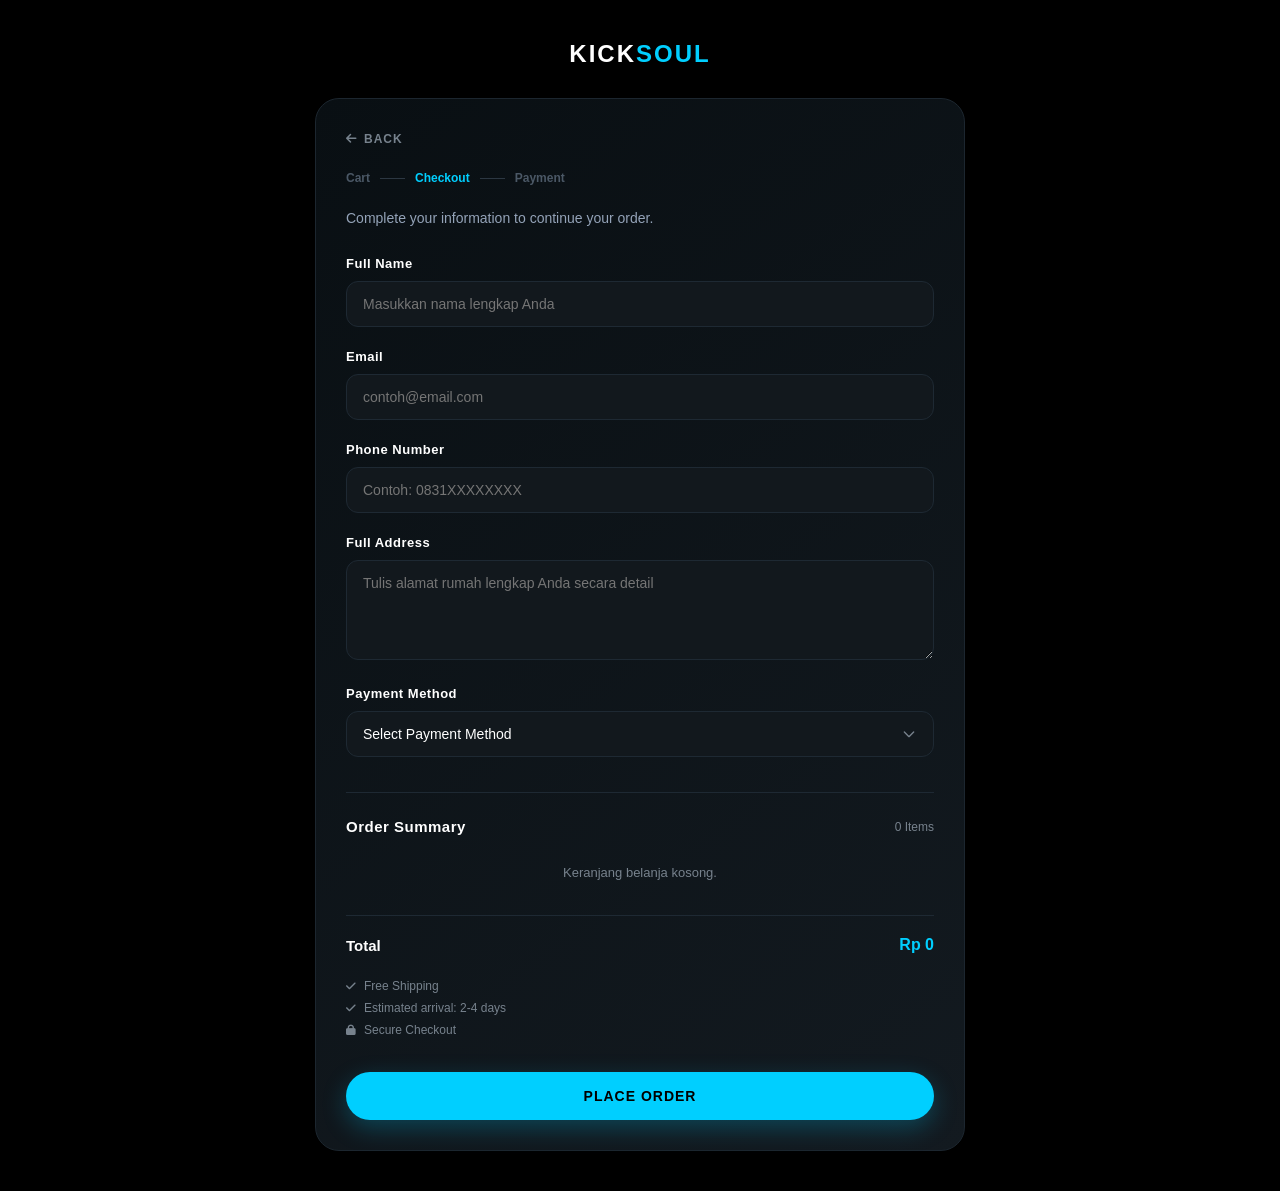
<file: checkout.html>
<!DOCTYPE html>
<html lang="id">
<head>
    <meta charset="UTF-8">
    <meta name="viewport" content="width=device-width, initial-scale=1.0">
    <title>Checkout - Kicksoul</title>
    <link rel="stylesheet" href="https://cdnjs.cloudflare.com/ajax/libs/font-awesome/6.5.2/css/all.min.css">
    <style>
        * {
            box-sizing: border-box;
            margin: 0;
            padding: 0;
            font-family: -apple-system, BlinkMacSystemFont, "Segoe UI", Roboto, Helvetica, Arial, sans-serif;
        }

        body {
            background-color: #000000;
            color: #ffffff;
            padding: 40px 20px;
            display: flex;
            flex-direction: column;
            align-items: center;
            min-height: 100vh;
        }

        /* Header Logo */
        .header-logo {
            margin-bottom: 30px;
            text-align: center;
        }
        .header-logo span {
            font-size: 24px;
            font-weight: 900;
            letter-spacing: 2px;
            color: #ffffff;
        }
        .header-logo span::after {
            content: "SOUL";
            color: #00cfff;
        }

        /* Main Container Card */
        .checkout-card {
            background: linear-gradient(145deg, #090f13, #131a20);
            width: 100%;
            max-width: 650px;
            border-radius: 24px;
            padding: 30px;
            box-shadow: 0 20px 40px rgba(0,0,0,0.5);
            border: 1px solid #1c262f;
        }

        /* Back Button */
        .back-btn {
            display: inline-flex;
            align-items: center;
            color: #77828d;
            text-decoration: none;
            font-size: 12px;
            font-weight: bold;
            letter-spacing: 1px;
            margin-bottom: 25px;
            text-transform: uppercase;
            cursor: pointer;
            transition: color 0.2s;
        }
        .back-btn:hover {
            color: #ffffff;
        }
        .back-btn i {
            margin-right: 6px;
        }

        /* Progress Steps Timeline */
        .steps-timeline {
            display: flex;
            align-items: center;
            gap: 10px;
            font-size: 12px;
            font-weight: 600;
            color: #4b5866;
            margin-bottom: 25px;
        }
        .steps-timeline span.active {
            color: #00cfff;
        }
        .steps-timeline .line {
            width: 25px;
            height: 1px;
            background-color: #2c3742;
        }

        /* Subtitle Text */
        .section-title {
            font-size: 14px;
            color: #94a3b8;
            font-weight: 400;
            margin-bottom: 30px;
        }

        /* Form Controls */
        .form-group {
            margin-bottom: 22px;
        }
        .form-group label {
            display: block;
            font-size: 13px;
            font-weight: 600;
            color: #ffffff;
            margin-bottom: 10px;
            letter-spacing: 0.5px;
        }
        .form-group input, 
        .form-group textarea,
        .form-group select {
            width: 100%;
            background-color: #12181d;
            border: 1px solid #1e2933;
            border-radius: 12px;
            padding: 14px 16px;
            color: #ffffff;
            font-size: 14px;
            outline: none;
            transition: border-color 0.2s;
        }
        .form-group input:focus, 
        .form-group textarea:focus,
        .form-group select:focus {
            border-color: #00cfff;
        }
        .form-group textarea {
            resize: vertical;
            min-height: 100px;
        }

        /* Dropdown custom styling */
        .form-group select {
            appearance: none;
            background-image: url("data:image/svg+xml,%3Csvg xmlns='http://www.w3.org/2000/svg' fill='none' viewBox='0 0 24 24' stroke='%2377828d'%3E%3Cpath stroke-linecap='round' stroke-linejoin='round' stroke-width='2' d='M19 9l-7 7-7-7'/%3E%3C/svg%3E");
            background-repeat: no-repeat;
            background-position: right 16px center;
            background-size: 16px;
            padding-right: 40px;
        }

        /* Order Summary Box */
        .order-summary-box {
            border-top: 1px solid #1e2933;
            margin-top: 35px;
            padding-top: 25px;
        }
        .summary-header {
            display: flex;
            justify-content: space-between;
            align-items: center;
            margin-bottom: 20px;
        }
        .summary-header h3 {
            font-size: 15px;
            font-weight: bold;
            letter-spacing: 0.5px;
        }
        .summary-header .item-count {
            font-size: 12px;
            color: #77828d;
        }

        /* Summary Product List Row */
        .product-list-container {
            display: flex;
            flex-direction: column;
            gap: 16px;
            margin-bottom: 25px;
        }
        .summary-item-row {
            display: flex;
            justify-content: space-between;
            align-items: flex-start;
        }
        .item-details h4 {
            font-size: 14px;
            font-weight: 600;
            color: #ffffff;
            margin-bottom: 4px;
        }
        .item-details p {
            font-size: 12px;
            color: #77828d;
            text-transform: uppercase;
        }
        .item-price {
            font-size: 14px;
            font-weight: 700;
            color: #ffffff;
        }

        /* Total Section */
        .total-row {
            display: flex;
            justify-content: space-between;
            align-items: center;
            border-top: 1px solid #1e2933;
            padding-top: 20px;
            margin-bottom: 25px;
        }
        .total-row span {
            font-size: 15px;
            font-weight: bold;
        }
        .total-row .final-price {
            font-size: 16px;
            color: #00cfff;
            font-weight: bold;
        }

        /* Shipping Badges Info */
        .shipping-info-list {
            list-style: none;
            margin-bottom: 35px;
        }
        .shipping-info-list li {
            font-size: 12px;
            color: #77828d;
            margin-bottom: 8px;
            display: flex;
            align-items: center;
            gap: 8px;
        }
        .shipping-info-list li i {
            font-size: 11px;
        }

        /* Main Action Button */
        .place-order-btn {
            width: 100%;
            background-color: #00cfff;
            color: #000000;
            border: none;
            padding: 16px;
            border-radius: 30px;
            font-size: 14px;
            font-weight: bold;
            letter-spacing: 1px;
            cursor: pointer;
            text-transform: uppercase;
            box-shadow: 0 8px 24px rgba(0, 207, 255, 0.25);
            transition: opacity 0.2s, transform 0.2s;
        }
        .place-order-btn:hover {
            opacity: 0.9;
        }

        /* Notifikasi Berhasil (Tengah Layar) */
        .success-overlay {
            position: fixed;
            top: 0;
            left: 0;
            width: 100%;
            height: 100%;
            background-color: rgba(0, 0, 0, 0.85);
            display: flex;
            justify-content: center;
            align-items: center;
            z-index: 9999;
            opacity: 0;
            pointer-events: none;
            transition: opacity 0.4s ease;
        }
        .success-overlay.show {
            opacity: 1;
            pointer-events: auto;
        }
        .success-modal {
            background: #11181e;
            border: 1px solid #1e2933;
            padding: 40px 30px;
            border-radius: 24px;
            text-align: center;
            max-width: 400px;
            width: 90%;
            transform: scale(0.7);
            transition: transform 0.4s cubic-bezier(0.175, 0.885, 0.32, 1.275);
            box-shadow: 0 25px 50px -12px rgba(0, 207, 255, 0.3);
        }
        .success-overlay.show .success-modal {
            transform: scale(1);
        }
        .success-icon-box {
            width: 80px;
            height: 80px;
            background: rgba(0, 207, 255, 0.1);
            border: 2px solid #00cfff;
            border-radius: 50%;
            display: flex;
            justify-content: center;
            align-items: center;
            margin: 0 auto 20px;
        }
        .success-icon-box i {
            font-size: 36px;
            color: #00cfff;
            opacity: 0;
            transform: scale(0.5);
        }
        .success-overlay.show .success-icon-box i {
            opacity: 1;
            transform: scale(1);
            transition: all 0.4s ease 0.2s;
        }
        .success-modal h2 {
            font-size: 22px;
            font-weight: 700;
            margin-bottom: 12px;
            letter-spacing: 0.5px;
        }
        .success-modal p {
            font-size: 14px;
            color: #77828d;
            line-height: 1.5;
        }
        .redirect-loader {
            margin-top: 25px;
            font-size: 11px;
            color: #4b5866;
            letter-spacing: 1px;
            text-transform: uppercase;
        }
    </style>
</head>
<body>

    <div class="header-logo">
        <span>KICK</span>
    </div>

    <div class="checkout-card">
        
        <a href="javascript:history.back()" class="back-btn">
            <i class="fa-solid fa-arrow-left"></i> Back
        </a>

        <div class="steps-timeline">
            <span>Cart</span>
            <div class="line"></div>
            <span class="active">Checkout</span>
            <div class="line"></div>
            <span>Payment</span>
        </div>

        <p class="section-title">Complete your information to continue your order.</p>

        <form id="checkoutForm" onsubmit="event.preventDefault();">
            
            <div class="form-group">
                <label for="fullName">Full Name</label>
                <input type="text" id="fullName" placeholder="Masukkan nama lengkap Anda" required>
            </div>

            <div class="form-group">
                <label for="email">Email</label>
                <input type="email" id="email" placeholder="contoh@email.com" required>
            </div>

            <div class="form-group">
                <label for="phoneNumber">Phone Number</label>
                <input type="tel" id="phoneNumber" placeholder="Contoh: 0831XXXXXXXX" required>
            </div>

            <div class="form-group">
                <label for="fullAddress">Full Address</label>
                <textarea id="fullAddress" placeholder="Tulis alamat rumah lengkap Anda secara detail" required></textarea>
            </div>

            <div class="form-group">
                <label for="paymentMethod">Payment Method</label>
                <select id="paymentMethod" required>
                    <option value="" disabled selected>Select Payment Method</option>
                    <option value="Transfer Bank">Transfer Bank (BCA / Mandiri)</option>
                    <option value="E-Wallet">E-Wallet (Dana / GoPay / OVO)</option>
                    <option value="COD">Cash On Delivery (COD)</option>
                </select>
            </div>

            <div class="order-summary-box">
                <div class="summary-header">
                    <h3>Order Summary</h3>
                    <span class="item-count" id="totalItemsText">0 Items</span>
                </div>

                <div class="product-list-container" id="summaryProductsList"></div>

                <div class="total-row">
                    <span>Total</span>
                    <span class="final-price" id="summaryTotalPriceText">Rp 0</span>
                </div>
            </div>

            <ul class="shipping-info-list">
                <li><i class="fa-solid fa-check"></i> Free Shipping</li>
                <li><i class="fa-solid fa-check"></i> Estimated arrival: 2-4 days</li>
                <li><i class="fa-solid fa-lock"></i> Secure Checkout</li>
            </ul>

            <button type="button" class="place-order-btn" id="placeOrderBtn">
                Place Order
            </button>

        </form>
    </div>

    <div class="success-overlay" id="successOverlay">
        <div class="success-modal">
            <div class="success-icon-box">
                <i class="fa-solid fa-check"></i>
            </div>
            <h2>ORDER SUCCESSFUL!</h2>
            <p>Pesanan Anda telah berhasil direkam ke dalam sistem. Tim kami akan segera memproses pengiriman produk Anda.</p>
            <div class="redirect-loader">
                Mengarahkan kembali ke homepage...
            </div>
        </div>
    </div>

    <script src="script.js"></script>
</body>
</html>
</file>
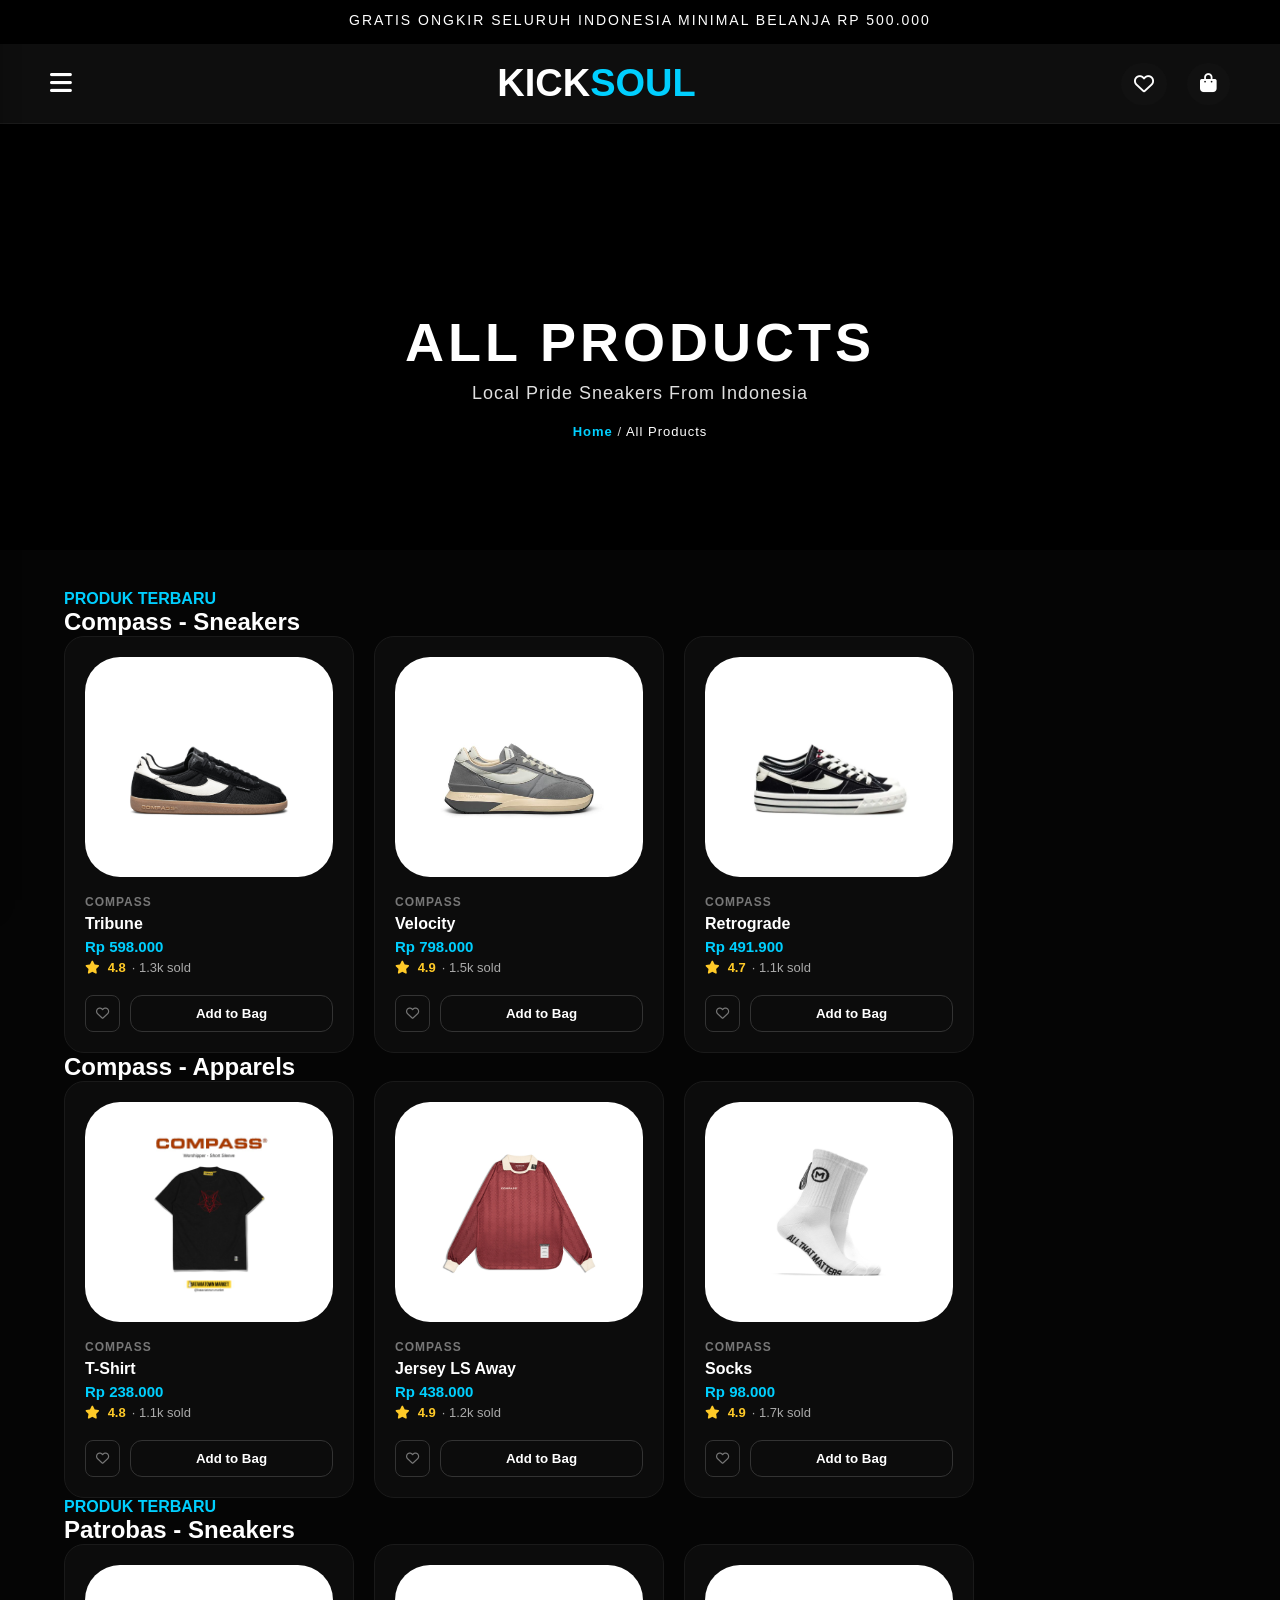
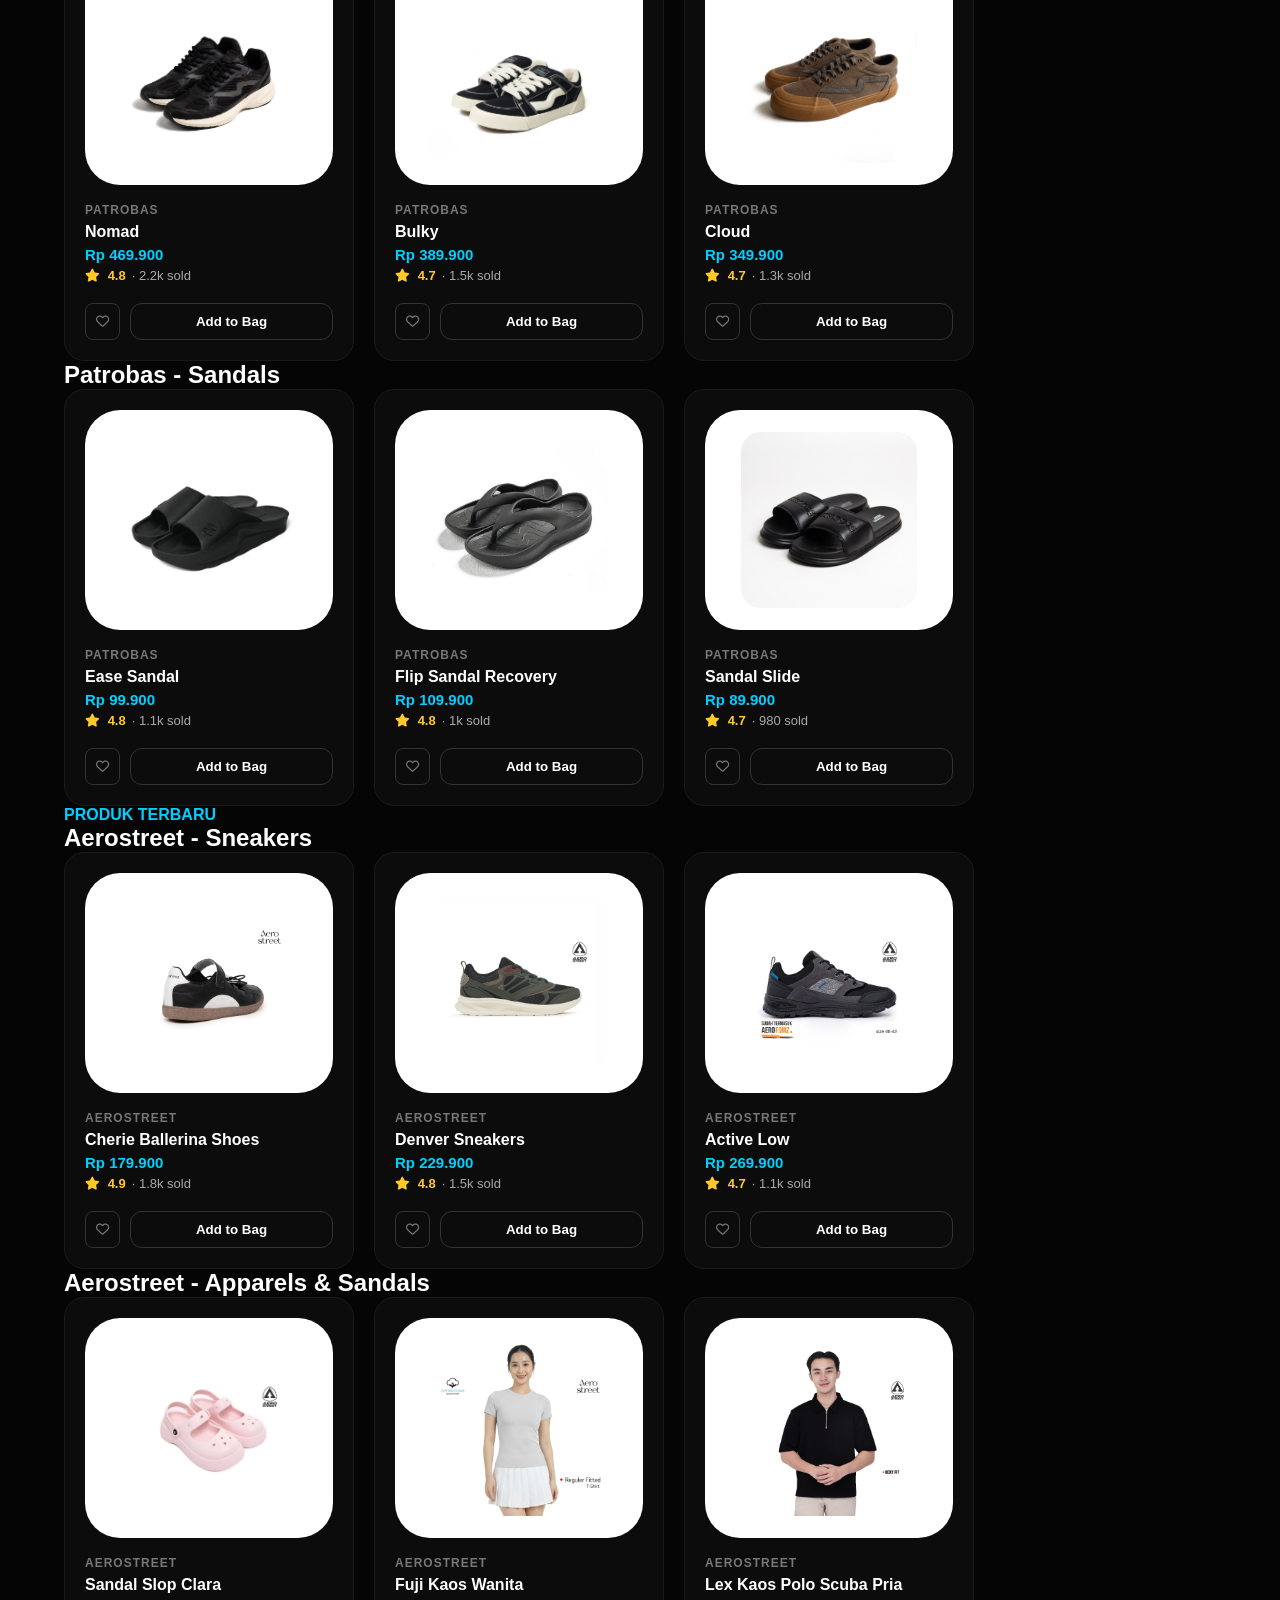
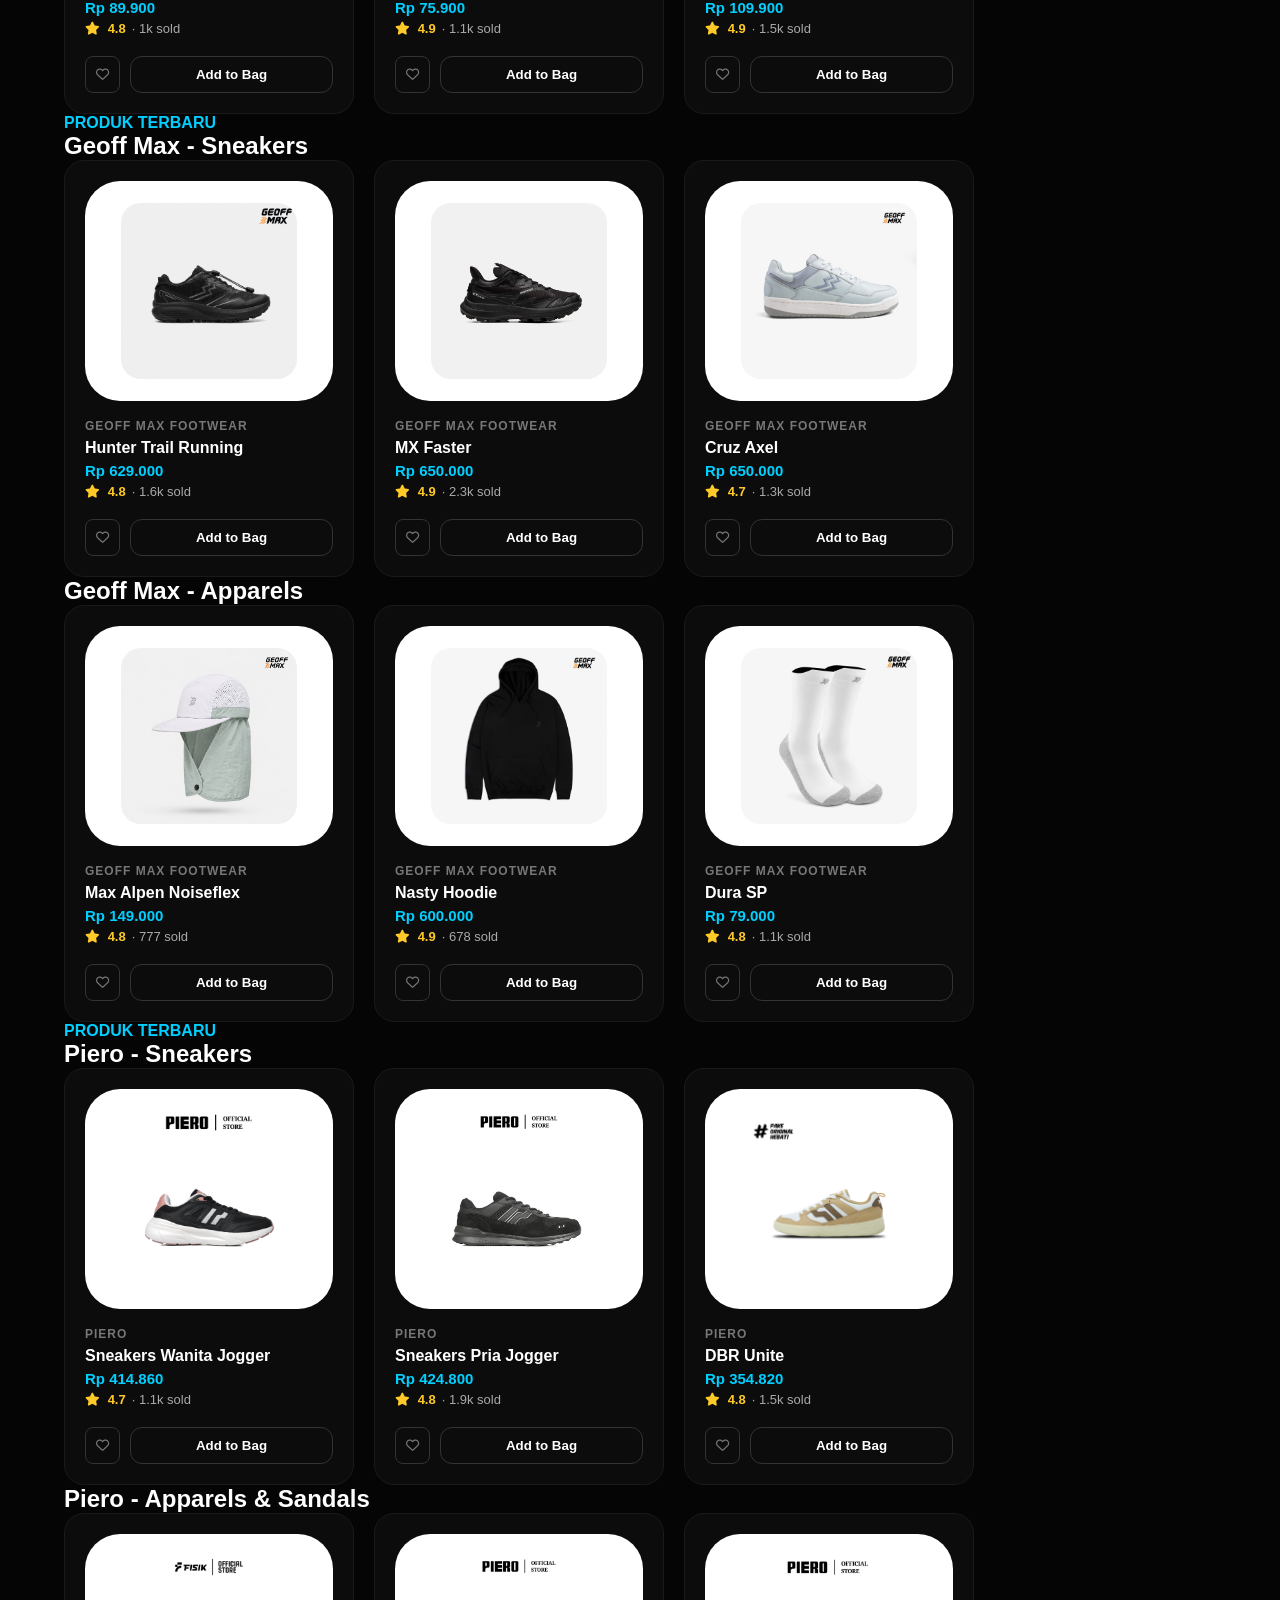
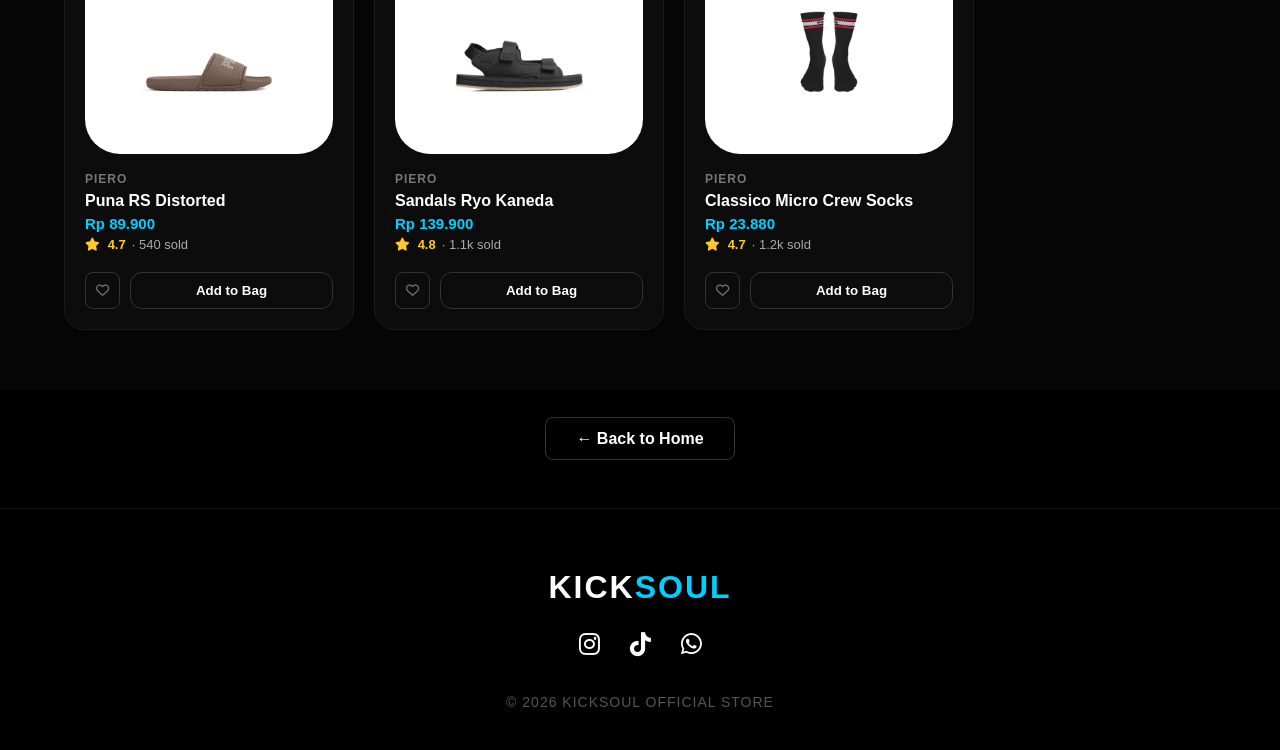
<file: products.html>
<!DOCTYPE html>
<html lang="id">
<head>
    <meta charset="UTF-8">
    <meta name="viewport" content="width=device-width, initial-scale=1.0">
    <title>All Products - Kicksoul</title>
    <link rel="stylesheet" href="style.css">
    <link rel="stylesheet" href="https://cdnjs.cloudflare.com/ajax/libs/font-awesome/6.5.2/css/all.min.css">
</head>
<body>

<div class="sidebar" id="sidebarMenu">
    <div class="close-btn" id="closeMenuBtn">
        <i class="fa-solid fa-xmark"></i>
    </div>
    
    <ul class="sidebar-links">
        <li><a href="index.html">HOME <i class="fa-solid fa-house"></i></a></li>
        <li><a href="index.html#about-section">ABOUT US <i class="fa-regular fa-circle-info"></i></a></li>
        <li class="active-link"><a href="products.html">OUR BRANDS <i class="fa-solid fa-chevron-down"></i></a></li>
        <li><a href="#apparel-section">APPAREL <i class="fa-solid fa-chevron-down"></i></a></li>
        <li><a href="index.html#hottest-drops">NEW DROPS <i class="fa-solid fa-bolt"></i></a></li>
        <li><a href="#footer-section">CONTACT <i class="fa-solid fa-headset"></i></a></li>
        
        <li style="margin-top: 20px; border-top: 1px solid #1a1a1a; padding-top: 15px;">
            <span onclick="eksekusiDownloadCSVLangsung()" style="color: #00cfff; font-weight: bold; cursor: pointer; display: flex; justify-content: space-between; align-items: center; text-transform: uppercase;">
                DOWNLOAD REPORT <i class="fa-solid fa-file-csv"></i>
            </span>
        </li>
    </ul>

    <script>
        function eksekusiDownloadCSVLangsung() {
            try {
                const dataPenjualan = JSON.parse(localStorage.getItem("salesData")) || [];

                if (dataPenjualan.length === 0) {
                    alert("Belum ada data penjualan yang terekam! Silakan lakukan simulasi transaksi checkout sampai sukses terlebih dahulu.");
                    return;
                }

                const headers = ["Tanggal Transaksi", "Nama Pembeli", "No HP", "Alamat", "Nama Produk", "Varian", "Ukuran", "Harga Satuan", "Jumlah Beli", "Total Harga", "Metode Pembayaran"];
                const barisCsv = [];
                barisCsv.push(headers.join(",")); 

                dataPenjualan.forEach(row => {
                    const values = [
                        `"${row.tanggal || ''}"`,
                        `"${row.namaPembeli || ''}"`,
                        `"${row.noHp || ''}"`,
                        `"${row.alamat || ''}"`,
                        `"${row.namaProduk || ''}"`,
                        `"${row.varian || ''}"`,
                        `"${row.ukuran || ''}"`,
                        row.hargaSatuan || 0,
                        row.jumlah || 0,
                        row.totalHarga || 0,
                        `"${row.metodeBayar || ''}"`
                    ];
                    barisCsv.push(values.join(","));
                });

                const kontenCsv = "\uFEFF" + barisCsv.join("\n");
                const blob = new Blob([kontenCsv], { type: 'text/csv;charset=utf-8;' });
                const url = URL.createObjectURL(blob);
                
                const linkDownload = document.createElement("a");
                linkDownload.setAttribute("href", url);
                linkDownload.setAttribute("download", "Laporan_Penjualan_Kicksoul_" + new Date().toISOString().split('T')[0] + ".csv");
                linkDownload.style.display = 'none';
                
                document.body.appendChild(linkDownload);
                linkDownload.click();
                document.body.removeChild(linkDownload);

                const sidebarMenu = document.getElementById("sidebarMenu");
                const sidebarOverlay = document.getElementById("sidebarOverlay");
                if (sidebarMenu) sidebarMenu.classList.remove("active");
                if (sidebarOverlay) sidebarOverlay.classList.remove("active");

            } catch (error) {
                alert("Terjadi kesalahan: " + error.message);
            }
        }
    </script>
</div>
    <div class="sidebar-overlay" id="sidebarOverlay"></div>

    <div class="top-bar">
        GRATIS ONGKIR SELURUH INDONESIA MINIMAL BELANJA RP 500.000
    </div>

    <nav class="navbar">
        <div class="menu-btn" id="openMenuBtn">
            <i class="fa-solid fa-bars"></i>
        </div>
        <div class="logo">
            KICK<span>SOUL</span>
        </div>
       <div class="nav-icons">
            <div class="wishlist-nav-btn" id="openWishlistBtn">
                <i class="fa-regular fa-heart"></i>
                <span class="wishlist-text">WISHLIST</span>
            </div>
    
            <div class="cart-nav-btn" id="openCartBtn">
                <i class="fa-solid fa-bag-shopping"></i>
                <span class="cart-text">CART</span>
            </div>
       </div>
    </nav>

    <header class="page-header">
        <div class="header-overlay">
            <h1 class="header-title">ALL PRODUCTS</h1>
            <p class="header-subtitle">Local Pride Sneakers From Indonesia</p>
            <div class="breadcrumb">
                <a href="index.html">Home</a> / <span>All Products</span>
            </div>
        </div>
    </header>

    <main class="products-page-container">

        <!-- SECTION COMPASS -->
        <section class="brand-group-section" id="compass-section">
            <div class="brand-group-header">
                <span class="sub-title">PRODUK TERBARU</span>
                <h2 class="main-title">Compass - Sneakers</h2>
            </div>
            <div class="products-grid">
                <div class="product-card">
                    <div class="img-wrapper"><img src="assets/compass-tribune.png" alt="Compass Tribune"></div>
                    <div class="product-info">
                        <span class="brand-name">COMPASS</span>
                        <h3>Tribune</h3>
                        <span class="price">Rp 598.000</span>
                        <div class="rating-sold">
                            <div class="rating-badge"><i class="fa-solid fa-star"></i> <span>4.8</span></div>
                            <span class="sold">· 1.3k sold</span>
                        </div>
                        <div class="action-buttons">
                            <button class="wishlist-btn"><i class="fa-regular fa-heart"></i></button>
                            <button class="add-bag-btn">Add to Bag</button>
                        </div>
                    </div>
                </div>
                <div class="product-card">
                    <!-- DISESUAIKAN: menggunakan ekstensi .jpg sesuai folder -->
                    <div class="img-wrapper"><img src="assets/compass-velocity.jpg" alt="Compass Velocity"></div>
                    <div class="product-info">
                        <span class="brand-name">COMPASS</span>
                        <h3>Velocity</h3>
                        <span class="price">Rp 798.000</span>
                        <div class="rating-sold">
                            <div class="rating-badge"><i class="fa-solid fa-star"></i> <span>4.9</span></div>
                            <span class="sold">· 1.5k sold</span>
                        </div>
                        <div class="action-buttons">
                            <button class="wishlist-btn"><i class="fa-regular fa-heart"></i></button>
                            <button class="add-bag-btn">Add to Bag</button>
                        </div>
                    </div>
                </div>
                <div class="product-card">
                    <div class="img-wrapper"><img src="assets/compass-retrograde.png" alt="Compass Retrograde"></div>
                    <div class="product-info">
                        <span class="brand-name">COMPASS</span>
                        <h3>Retrograde</h3>
                        <span class="price">Rp 491.900</span>
                        <div class="rating-sold">
                            <div class="rating-badge"><i class="fa-solid fa-star"></i> <span>4.7</span></div>
                            <span class="sold">· 1.1k sold</span>
                        </div>
                        <div class="action-buttons">
                            <button class="wishlist-btn"><i class="fa-regular fa-heart"></i></button>
                            <button class="add-bag-btn">Add to Bag</button>
                        </div>
                    </div>
                </div>
            </div>

            <div class="brand-group-header sub-group" id="apparel-section">
                <h2 class="main-title">Compass - Apparels</h2>
            </div>
            <div class="products-grid">
                <div class="product-card">
                    <!-- DISESUAIKAN: menggunakan nama file sompass-t-shirt.png sesuai folder -->
                    <div class="img-wrapper"><img src="assets/sompass-t-shirt.png" alt="Compass T-Shirt"></div>
                    <div class="product-info">
                        <span class="brand-name">COMPASS</span>
                        <h3>T-Shirt</h3>
                        <span class="price">Rp 238.000</span>
                        <div class="rating-sold">
                            <div class="rating-badge"><i class="fa-solid fa-star"></i> <span>4.8</span></div>
                            <span class="sold">· 1.1k sold</span>
                        </div>
                        <div class="action-buttons">
                            <button class="wishlist-btn"><i class="fa-regular fa-heart"></i></button>
                            <button class="add-bag-btn">Add to Bag</button>
                        </div>
                    </div>
                </div>
                <div class="product-card">
                    <!-- DISESUAIKAN: compass-jerseylsaway.png -->
                    <div class="img-wrapper"><img src="assets/compass-jerseylsaway.png" alt="Jersey LS Away"></div>
                    <div class="product-info">
                        <span class="brand-name">COMPASS</span>
                        <h3>Jersey LS Away</h3>
                        <span class="price">Rp 438.000</span>
                        <div class="rating-sold">
                            <div class="rating-badge"><i class="fa-solid fa-star"></i> <span>4.9</span></div>
                            <span class="sold">· 1.2k sold</span>
                        </div>
                        <div class="action-buttons">
                            <button class="wishlist-btn"><i class="fa-regular fa-heart"></i></button>
                            <button class="add-bag-btn">Add to Bag</button>
                        </div>
                    </div>
                </div>
                <div class="product-card">
                    <div class="img-wrapper"><img src="assets/compass-socks.png" alt="Socks"></div>
                    <div class="product-info">
                        <span class="brand-name">COMPASS</span>
                        <h3>Socks</h3>
                        <span class="price">Rp 98.000</span>
                        <div class="rating-sold">
                            <div class="rating-badge"><i class="fa-solid fa-star"></i> <span>4.9</span></div>
                            <span class="sold">· 1.7k sold</span>
                        </div>
                        <div class="action-buttons">
                            <button class="wishlist-btn"><i class="fa-regular fa-heart"></i></button>
                            <button class="add-bag-btn">Add to Bag</button>
                        </div>
                    </div>
                </div>
            </div>
        </section>

        <!-- SECTION PATROBAS -->
        <section class="brand-group-section" id="patrobas-section">
            <div class="brand-group-header">
                <span class="sub-title">PRODUK TERBARU</span>
                <h2 class="main-title">Patrobas - Sneakers</h2>
            </div>
            <div class="products-grid">
                <div class="product-card">
                    <!-- DISESUAIKAN: patrobas-nomad.png -->
                    <div class="img-wrapper"><img src="assets/patrobas-nomad.png" alt="Nomad"></div>
                    <div class="product-info">
                        <span class="brand-name">PATROBAS</span>
                        <h3>Nomad</h3>
                        <span class="price">Rp 469.900</span>
                        <div class="rating-sold">
                            <div class="rating-badge"><i class="fa-solid fa-star"></i> <span>4.8</span></div>
                            <span class="sold">· 2.2k sold</span>
                        </div>
                        <div class="action-buttons">
                            <button class="wishlist-btn"><i class="fa-regular fa-heart"></i></button>
                            <button class="add-bag-btn">Add to Bag</button>
                        </div>
                    </div>
                </div>
                <div class="product-card">
                    <!-- DISESUAIKAN: patrobas-bulky.png -->
                    <div class="img-wrapper"><img src="assets/patrobas-bulky.png" alt="Bulky"></div>
                    <div class="product-info">
                        <span class="brand-name">PATROBAS</span>
                        <h3>Bulky</h3>
                        <span class="price">Rp 389.900</span>
                        <div class="rating-sold">
                            <div class="rating-badge"><i class="fa-solid fa-star"></i> <span>4.7</span></div>
                            <span class="sold">· 1.5k sold</span>
                        </div>
                        <div class="action-buttons">
                            <button class="wishlist-btn"><i class="fa-regular fa-heart"></i></button>
                            <button class="add-bag-btn">Add to Bag</button>
                        </div>
                    </div>
                </div>
                <div class="product-card">
                    <!-- DISESUAIKAN: patrobas-cloud.png -->
                    <div class="img-wrapper"><img src="assets/patrobas-cloud.png" alt="Cloud"></div>
                    <div class="product-info">
                        <span class="brand-name">PATROBAS</span>
                        <h3>Cloud</h3>
                        <span class="price">Rp 349.900</span>
                        <div class="rating-sold">
                            <div class="rating-badge"><i class="fa-solid fa-star"></i> <span>4.7</span></div>
                            <span class="sold">· 1.3k sold</span>
                        </div>
                        <div class="action-buttons">
                            <button class="wishlist-btn"><i class="fa-regular fa-heart"></i></button>
                            <button class="add-bag-btn">Add to Bag</button>
                        </div>
                    </div>
                </div>
            </div>

            <div class="brand-group-header sub-group">
                <h2 class="main-title">Patrobas - Sandals</h2>
            </div>
            <div class="products-grid">
                <div class="product-card">
                    <!-- DISESUAIKAN: patrobas-easesendal.png -->
                    <div class="img-wrapper"><img src="assets/patrobas-easesendal.png" alt="Ease Sandal"></div>
                    <div class="product-info">
                        <span class="brand-name">PATROBAS</span>
                        <h3>Ease Sandal</h3>
                        <span class="price">Rp 99.900</span>
                        <div class="rating-sold">
                            <div class="rating-badge"><i class="fa-solid fa-star"></i> <span>4.8</span></div>
                            <span class="sold">· 1.1k sold</span>
                        </div>
                        <div class="action-buttons">
                            <button class="wishlist-btn"><i class="fa-regular fa-heart"></i></button>
                            <button class="add-bag-btn">Add to Bag</button>
                        </div>
                    </div>
                </div>
                <div class="product-card">
                    <!-- DISESUAIKAN: patrobas-flip.png -->
                    <div class="img-wrapper"><img src="assets/patrobas-flip.png" alt="Flip Sandal Recovery"></div>
                    <div class="product-info">
                        <span class="brand-name">PATROBAS</span>
                        <h3>Flip Sandal Recovery</h3>
                        <span class="price">Rp 109.900</span>
                        <div class="rating-sold">
                            <div class="rating-badge"><i class="fa-solid fa-star"></i> <span>4.8</span></div>
                            <span class="sold">· 1k sold</span>
                        </div>
                        <div class="action-buttons">
                            <button class="wishlist-btn"><i class="fa-regular fa-heart"></i></button>
                            <button class="add-bag-btn">Add to Bag</button>
                        </div>
                    </div>
                </div>
                <div class="product-card">
                    <!-- DISESUAIKAN: patrobas-sandalsslide.png -->
                    <div class="img-wrapper"><img src="assets/patrobas-sandalslide.png" alt="Sandal Slide"></div>
                    <div class="product-info">
                        <span class="brand-name">PATROBAS</span>
                        <h3>Sandal Slide</h3>
                        <span class="price">Rp 89.900</span>
                        <div class="rating-sold">
                            <div class="rating-badge"><i class="fa-solid fa-star"></i> <span>4.7</span></div>
                            <span class="sold">· 980 sold</span>
                        </div>
                        <div class="action-buttons">
                            <button class="wishlist-btn"><i class="fa-regular fa-heart"></i></button>
                            <button class="add-bag-btn">Add to Bag</button>
                        </div>
                    </div>
                </div>
            </div>
        </section>

        <!-- SECTION AEROSTREET -->
        <section class="brand-group-section" id="aerostreet-section">
            <div class="brand-group-header">
                <span class="sub-title">PRODUK TERBARU</span>
                <h2 class="main-title">Aerostreet - Sneakers</h2>
            </div>
            <div class="products-grid">
                <div class="product-card">
                    <!-- DISESUAIKAN: aerostreet-charlieballerina.png -->
                    <div class="img-wrapper"><img src="assets/aerostreet-charlieballerina.png" alt="Cherie Ballerina"></div>
                    <div class="product-info">
                        <span class="brand-name">AEROSTREET</span>
                        <h3>Cherie Ballerina Shoes</h3>
                        <span class="price">Rp 179.900</span>
                        <div class="rating-sold">
                            <div class="rating-badge"><i class="fa-solid fa-star"></i> <span>4.9</span></div>
                            <span class="sold">· 1.8k sold</span>
                        </div>
                        <div class="action-buttons">
                            <button class="wishlist-btn"><i class="fa-regular fa-heart"></i></button>
                            <button class="add-bag-btn">Add to Bag</button>
                        </div>
                    </div>
                </div>
                <div class="product-card">
                    <!-- DISESUAIKAN: aerostreet-denversneakers.png -->
                    <div class="img-wrapper"><img src="assets/aerostreet-denversneakers.png" alt="Denver Sneakers"></div>
                    <div class="product-info">
                        <span class="brand-name">AEROSTREET</span>
                        <h3>Denver Sneakers</h3>
                        <span class="price">Rp 229.900</span>
                        <div class="rating-sold">
                            <div class="rating-badge"><i class="fa-solid fa-star"></i> <span>4.8</span></div>
                            <span class="sold">· 1.5k sold</span>
                        </div>
                        <div class="action-buttons">
                            <button class="wishlist-btn"><i class="fa-regular fa-heart"></i></button>
                            <button class="add-bag-btn">Add to Bag</button>
                        </div>
                    </div>
                </div>
                <div class="product-card">
                    <!-- DISESUAIKAN: aerostreet-activelow.png -->
                    <div class="img-wrapper"><img src="assets/aerostreet-activelow.png" alt="Active Low"></div>
                    <div class="product-info">
                        <span class="brand-name">AEROSTREET</span>
                        <h3>Active Low</h3>
                        <span class="price">Rp 269.900</span>
                        <div class="rating-sold">
                            <div class="rating-badge"><i class="fa-solid fa-star"></i> <span>4.7</span></div>
                            <span class="sold">· 1.1k sold</span>
                        </div>
                        <div class="action-buttons">
                            <button class="wishlist-btn"><i class="fa-regular fa-heart"></i></button>
                            <button class="add-bag-btn">Add to Bag</button>
                        </div>
                    </div>
                </div>
            </div>

            <div class="brand-group-header sub-group">
                <h2 class="main-title">Aerostreet - Apparels & Sandals</h2>
            </div>
            <div class="products-grid">
                <div class="product-card">
                    <!-- DISESUAIKAN: aerostreet-clara.png -->
                    <div class="img-wrapper"><img src="assets/aerostreet-clara.png" alt="Sandal Slop Clara"></div>
                    <div class="product-info">
                        <span class="brand-name">AEROSTREET</span>
                        <h3>Sandal Slop Clara</h3>
                        <span class="price">Rp 89.900</span>
                        <div class="rating-sold">
                            <div class="rating-badge"><i class="fa-solid fa-star"></i> <span>4.8</span></div>
                            <span class="sold">· 1k sold</span>
                        </div>
                        <div class="action-buttons">
                            <button class="wishlist-btn"><i class="fa-regular fa-heart"></i></button>
                            <button class="add-bag-btn">Add to Bag</button>
                        </div>
                    </div>
                </div>
                <div class="product-card">
                    <!-- DISESUAIKAN: aerostreet-fujikaos.png -->
                    <div class="img-wrapper"><img src="assets/aerostreet-fujikaos.png" alt="Fuji Kaos Wanita"></div>
                    <div class="product-info">
                        <span class="brand-name">AEROSTREET</span>
                        <h3>Fuji Kaos Wanita</h3>
                        <span class="price">Rp 75.900</span>
                        <div class="rating-sold">
                            <div class="rating-badge"><i class="fa-solid fa-star"></i> <span>4.9</span></div>
                            <span class="sold">· 1.1k sold</span>
                        </div>
                        <div class="action-buttons">
                            <button class="wishlist-btn"><i class="fa-regular fa-heart"></i></button>
                            <button class="add-bag-btn">Add to Bag</button>
                        </div>
                    </div>
                </div>
                <div class="product-card">
                    <!-- DISESUAIKAN: aerostreet-lexpolo.png -->
                    <div class="img-wrapper"><img src="assets/aerostreet-lexpolo.png" alt="Lex Kaos Polo Scuba Pria"></div>
                    <div class="product-info">
                        <span class="brand-name">AEROSTREET</span>
                        <h3>Lex Kaos Polo Scuba Pria</h3>
                        <span class="price">Rp 109.900</span>
                        <div class="rating-sold">
                            <div class="rating-badge"><i class="fa-solid fa-star"></i> <span>4.9</span></div>
                            <span class="sold">· 1.5k sold</span>
                        </div>
                        <div class="action-buttons">
                            <button class="wishlist-btn"><i class="fa-regular fa-heart"></i></button>
                            <button class="add-bag-btn">Add to Bag</button>
                        </div>
                    </div>
                </div>
            </div>
        </section>

        <!-- SECTION GEOFF MAX -->
        <section class="brand-group-section" id="geoffmax-section">
            <div class="brand-group-header">
                <span class="sub-title">PRODUK TERBARU</span>
                <h2 class="main-title">Geoff Max - Sneakers</h2>
            </div>
            <div class="products-grid">
                <div class="product-card">
                    <!-- DISESUAIKAN: geoffmax-hunter.png -->
                    <div class="img-wrapper"><img src="assets/geoffmax-hunter.png" alt="Hunter Trail"></div>
                    <div class="product-info">
                        <span class="brand-name">GEOFF MAX FOOTWEAR</span>
                        <h3>Hunter Trail Running</h3>
                        <span class="price">Rp 629.000</span>
                        <div class="rating-sold">
                            <div class="rating-badge"><i class="fa-solid fa-star"></i> <span>4.8</span></div>
                            <span class="sold">· 1.6k sold</span>
                        </div>
                        <div class="action-buttons">
                            <button class="wishlist-btn"><i class="fa-regular fa-heart"></i></button>
                            <button class="add-bag-btn">Add to Bag</button>
                        </div>
                    </div>
                </div>
                <div class="product-card">
                    <!-- DISESUAIKAN: geoffmax-mxfaster.png -->
                    <div class="img-wrapper"><img src="assets/geoffmax-mxfaster.png" alt="MX Faster"></div>
                    <div class="product-info">
                        <span class="brand-name">GEOFF MAX FOOTWEAR</span>
                        <h3>MX Faster</h3>
                        <span class="price">Rp 650.000</span>
                        <div class="rating-sold">
                            <div class="rating-badge"><i class="fa-solid fa-star"></i> <span>4.9</span></div>
                            <span class="sold">· 2.3k sold</span>
                        </div>
                        <div class="action-buttons">
                            <button class="wishlist-btn"><i class="fa-regular fa-heart"></i></button>
                            <button class="add-bag-btn">Add to Bag</button>
                        </div>
                    </div>
                </div>
                <div class="product-card">
                    <!-- DISESUAIKAN: geoffmaxx-cruzaxel.png (Huruf x double sesuai folder) -->
                    <div class="img-wrapper"><img src="assets/geoffmaxx-cruzaxel.png" alt="Cruz Axel"></div>
                    <div class="product-info">
                        <span class="brand-name">GEOFF MAX FOOTWEAR</span>
                        <h3>Cruz Axel</h3>
                        <span class="price">Rp 650.000</span>
                        <div class="rating-sold">
                            <div class="rating-badge"><i class="fa-solid fa-star"></i> <span>4.7</span></div>
                            <span class="sold">· 1.3k sold</span>
                        </div>
                        <div class="action-buttons">
                            <button class="wishlist-btn"><i class="fa-regular fa-heart"></i></button>
                            <button class="add-bag-btn">Add to Bag</button>
                        </div>
                    </div>
                </div>
            </div>

            <div class="brand-group-header sub-group">
                <h2 class="main-title">Geoff Max - Apparels</h2>
            </div>
            <div class="products-grid">
                <div class="product-card">
                    <!-- DISESUAIKAN: geoffmax-MaxAlpenNoiseflex.png -->
                    <div class="img-wrapper"><img src="assets/geoffmax-MaxAlpenNoiseflex.png" alt="Max Alpen Noiseflex"></div>
                    <div class="product-info">
                        <span class="brand-name">GEOFF MAX FOOTWEAR</span>
                        <h3>Max Alpen Noiseflex</h3>
                        <span class="price">Rp 149.000</span>
                        <div class="rating-sold">
                            <div class="rating-badge"><i class="fa-solid fa-star"></i> <span>4.8</span></div>
                            <span class="sold">· 777 sold</span>
                        </div>
                        <div class="action-buttons">
                            <button class="wishlist-btn"><i class="fa-regular fa-heart"></i></button>
                            <button class="add-bag-btn">Add to Bag</button>
                        </div>
                    </div>
                </div>
                <div class="product-card">
                    <!-- DISESUAIKAN: geoffmax-NastyHoodie.png -->
                    <div class="img-wrapper"><img src="assets/geoffmax-NastyHoodie.png" alt="Nasty Hoodie"></div>
                    <div class="product-info">
                        <span class="brand-name">GEOFF MAX FOOTWEAR</span>
                        <h3>Nasty Hoodie</h3>
                        <span class="price">Rp 600.000</span>
                        <div class="rating-sold">
                            <div class="rating-badge"><i class="fa-solid fa-star"></i> <span>4.9</span></div>
                            <span class="sold">· 678 sold</span>
                        </div>
                        <div class="action-buttons">
                            <button class="wishlist-btn"><i class="fa-regular fa-heart"></i></button>
                            <button class="add-bag-btn">Add to Bag</button>
                        </div>
                    </div>
                </div>
                <div class="product-card">
                    <!-- DISESUAIKAN: geoffmax-DuraSP.png -->
                    <div class="img-wrapper"><img src="assets/geoffmax-DuraSP.png" alt="Dura SP"></div>
                    <div class="product-info">
                        <span class="brand-name">GEOFF MAX FOOTWEAR</span>
                        <h3>Dura SP</h3>
                        <span class="price">Rp 79.000</span>
                        <div class="rating-sold">
                            <div class="rating-badge"><i class="fa-solid fa-star"></i> <span>4.8</span></div>
                            <span class="sold">· 1.1k sold</span>
                        </div>
                        <div class="action-buttons">
                            <button class="wishlist-btn"><i class="fa-regular fa-heart"></i></button>
                            <button class="add-bag-btn">Add to Bag</button>
                        </div>
                    </div>
                </div>
            </div>
        </section>

        <!-- SECTION PIERO -->
        <section class="brand-group-section" id="piero-section">
            <div class="brand-group-header">
                <span class="sub-title">PRODUK TERBARU</span>
                <h2 class="main-title">Piero - Sneakers</h2>
            </div>
            <div class="products-grid">
                <div class="product-card">
                    <!-- DISESUAIKAN: piero-SneakersWanitaJogger.png -->
                    <div class="img-wrapper"><img src="assets/piero-SneakersWanitaJogger.png" alt="Sneakers Wanita Jogger"></div>
                    <div class="product-info">
                        <span class="brand-name">PIERO</span>
                        <h3>Sneakers Wanita Jogger</h3>
                        <span class="price">Rp 414.860</span>
                        <div class="rating-sold">
                            <div class="rating-badge"><i class="fa-solid fa-star"></i> <span>4.7</span></div>
                            <span class="sold">· 1.1k sold</span>
                        </div>
                        <div class="action-buttons">
                            <button class="wishlist-btn"><i class="fa-regular fa-heart"></i></button>
                            <button class="add-bag-btn">Add to Bag</button>
                        </div>
                    </div>
                </div>
                <div class="product-card">
                    <!-- DISESUAIKAN: piero-SneakersPriaJogger.png -->
                    <div class="img-wrapper"><img src="assets/piero-SneakersPriaJogger.png" alt="Sneakers Pria Jogger"></div>
                    <div class="product-info">
                        <span class="brand-name">PIERO</span>
                        <h3>Sneakers Pria Jogger</h3>
                        <span class="price">Rp 424.800</span>
                        <div class="rating-sold">
                            <div class="rating-badge"><i class="fa-solid fa-star"></i> <span>4.8</span></div>
                            <span class="sold">· 1.9k sold</span>
                        </div>
                        <div class="action-buttons">
                            <button class="wishlist-btn"><i class="fa-regular fa-heart"></i></button>
                            <button class="add-bag-btn">Add to Bag</button>
                        </div>
                    </div>
                </div>
                <div class="product-card">
                    <!-- DISESUAIKAN: piero-DBRUnite.png -->
                    <div class="img-wrapper"><img src="assets/piero-DBR Unite.png" alt="DBR Unite"></div>
                    <div class="product-info">
                        <span class="brand-name">PIERO</span>
                        <h3>DBR Unite</h3>
                        <span class="price">Rp 354.820</span>
                        <div class="rating-sold">
                            <div class="rating-badge"><i class="fa-solid fa-star"></i> <span>4.8</span></div>
                            <span class="sold">· 1.5k sold</span>
                        </div>
                        <div class="action-buttons">
                            <button class="wishlist-btn"><i class="fa-regular fa-heart"></i></button>
                            <button class="add-bag-btn">Add to Bag</button>
                        </div>
                    </div>
                </div>
            </div>

            <div class="brand-group-header sub-group">
                <h2 class="main-title">Piero - Apparels & Sandals</h2>
            </div>
            <div class="products-grid">
                <div class="product-card">
                    <!-- DISESUAIKAN: piero-PunaRSDistorted.png -->
                    <div class="img-wrapper"><img src="assets/piero-PunaRSDistorted.png" alt="Puna RS Distorted"></div>
                    <div class="product-info">
                        <span class="brand-name">PIERO</span>
                        <h3>Puna RS Distorted</h3>
                        <span class="price">Rp 89.900</span>
                        <div class="rating-sold">
                            <div class="rating-badge"><i class="fa-solid fa-star"></i> <span>4.7</span></div>
                            <span class="sold">· 540 sold</span>
                        </div>
                        <div class="action-buttons">
                            <button class="wishlist-btn"><i class="fa-regular fa-heart"></i></button>
                            <button class="add-bag-btn">Add to Bag</button>
                        </div>
                    </div>
                </div>
                <div class="product-card">
                    <!-- DISESUAIKAN: piero-SandalsRyoKaneda.png -->
                    <div class="img-wrapper"><img src="assets/piero-SandalsRyoKaneda.png" alt="Sandals Ryo Kaneda"></div>
                    <div class="product-info">
                        <span class="brand-name">PIERO</span>
                        <h3>Sandals Ryo Kaneda</h3>
                        <span class="price">Rp 139.900</span>
                        <div class="rating-sold">
                            <div class="rating-badge"><i class="fa-solid fa-star"></i> <span>4.8</span></div>
                            <span class="sold">· 1.1k sold</span>
                        </div>
                        <div class="action-buttons">
                            <button class="wishlist-btn"><i class="fa-regular fa-heart"></i></button>
                            <button class="add-bag-btn">Add to Bag</button>
                        </div>
                    </div>
                </div>
                <div class="product-card">
                    <!-- DISESUAIKAN: piero-ClassicoMicroCrewSocks.png -->
                    <div class="img-wrapper"><img src="assets/piero-ClassicoMicroCrewSocks.png" alt="Classico Micro Crew Socks"></div>
                    <div class="product-info">
                        <span class="brand-name">PIERO</span>
                        <h3>Classico Micro Crew Socks</h3>
                        <span class="price">Rp 23.880</span>
                        <div class="rating-sold">
                            <div class="rating-badge"><i class="fa-solid fa-star"></i> <span>4.7</span></div>
                            <span class="sold">· 1.2k sold</span>
                        </div>
                        <div class="action-buttons">
                            <button class="wishlist-btn"><i class="fa-regular fa-heart"></i></button>
                            <button class="add-bag-btn">Add to Bag</button>
                        </div>
                    </div>
                </div>
            </div>
        </section>

    </main>

    <div style="text-align: center; margin: 40px 0 60px 0;">
        <a href="index.html" style="background: transparent; border: 1px solid #333; color: #fff; padding: 12px 30px; border-radius: 8px; text-decoration: none; font-weight: 600; transition: 0.3s;" onmouseover="this.style.borderColor='#777'" onmouseout="this.style.borderColor='#333'">← Back to Home</a>
    </div>

    <footer class="main-footer" id="footer-section">
        <div class="footer-logo">KICK<span>SOUL</span></div>
        <div class="footer-socials">
            <a href="#"><i class="fa-brands fa-instagram"></i></a>
            <a href="#"><i class="fa-brands fa-tiktok"></i></a>
            <a href="#"><i class="fa-brands fa-whatsapp"></i></a>
        </div>
        <div class="footer-copyright">&copy; 2026 KICKSOUL OFFICIAL STORE</div>
    </footer>

    <div class="options-modal-overlay" id="optionsModal">
        <div class="options-modal-card">
            <div class="modal-close-header">
                <h3>SELECT OPTIONS</h3>
                <i class="fa-solid fa-xmark" id="closeOptionsModal"></i>
            </div>

            <div class="modal-img-wrapper">
                <img id="modalProductImg" src="assets/piero-SneakersPriaJogger.png" alt="Product Image">
            </div>

            <div class="modal-product-info">
                <h2 id="modalProductName">Sneakers Pria Jogger</h2>
                <span id="modalProductPrice" class="modal-price">Rp 424.800</span>
            </div>

            <div class="options-section">
                <h4>Select Size</h4>
                <div class="size-grid">
                    <button class="size-btn">38</button>
                    <button class="size-btn">39</button>
                    <button class="size-btn">40</button>
                    <button class="size-btn">41</button>
                    <button class="size-btn">42</button>
                    <button class="size-btn">43</button>
                    <button class="size-btn">44</button>
                    <button class="size-btn">45</button>
                </div>
            </div>

            <div class="options-section">
                <h4>Select Variant</h4>
                <div class="variant-flex">
                    <button class="variant-btn">Black/Fallen Rock/Gum</button>
                    <button class="variant-btn">Biscott/Off White/Gum</button>
                    <button class="variant-btn">Brown/Off White/Brown</button>
                    <button class="variant-btn">Black/Brown/Black</button>
                    <button class="variant-btn">Taupe/Off White/Deep Taupe</button>
                </div>
            </div>

            <button class="modal-submit-bag-btn" id="modalSubmitBag">Add To Bag</button>
        </div>
    </div>

    <script src="script.js"></script>
</body>
</html>
</file>
<file: style.css>
html {
    scroll-behavior: smooth; /* Membuat scroll meluncur halus saat menu diklik */
}

*{
    margin:0;
    padding:0;
    box-sizing:border-box;
    font-family:Arial, Helvetica, sans-serif;
}

/* ==================== KEMBALIKAN BODY KE NORMAL (MENCEGAH HEROCARD TERPOTONG) ==================== */
body {
    background: #000;
    padding-top: 0 !important; /* Kembalikan ke 0 agar tinggi kalkulasi .hero milikmu normal kembali */
}

/* ==================== SIDEBAR EXACT MATCH STYLE ==================== */
.sidebar {
    position: fixed;
    top: 0;
    left: -340px; /* Sembunyi awal */
    width: 320px;
    height: 100%;
    background: #0b0b0b; /* Hitam pekat pekat */
    z-index: 1000;
    transition: left 0.4s cubic-bezier(0.25, 1, 0.5, 1);
    padding: 30px 20px;
    box-shadow: 5px 0 25px rgba(0, 0, 0, 0.9);
}

.sidebar.active {
    left: 0;
}

.sidebar .close-btn {
    position: absolute;
    top: 25px;
    right: 25px;
    font-size: 22px;
    color: #777;
    cursor: pointer;
    transition: color 0.3s;
}

.sidebar .close-btn:hover {
    color: #fff;
}

.sidebar-links {
    list-style: none;
    margin-top: 60px;
    display: flex;
    flex-direction: column;
    gap: 10px;
}

.sidebar-links li {
    padding: 14px 18px;
    border-radius: 12px;
    transition: background 0.3s;
}

/* Style Khusus untuk Item Menu yang Aktif (HOME) */
.sidebar-links li.active-link {
    background: #141414; /* Background abu-abu pill melengkung */
}

.sidebar-links li.active-link a {
    color: #00cfff !important; /* Warna teks Cyan */
}

.sidebar-links li.active-link a i {
    color: #00cfff !important; /* Warna ikon Cyan */
}

.sidebar-links li a {
    color: #ffffff;
    text-decoration: none;
    font-size: 16px;
    font-weight: 700; /* Tebal kapital sesuai gambar */
    letter-spacing: 1px;
    display: flex;
    justify-content: space-between; /* Teks kiri, Ikon kanan */
    align-items: center;
    width: 100%;
}

.sidebar-links li a i {
    font-size: 16px;
    color: #ffffff;
}

/* Hover effect untuk menu biasa */
.sidebar-links li:not(.active-link):hover {
    background: rgba(255, 255, 255, 0.05);
}

.sidebar-overlay {
    position: fixed;
    top: 0;
    left: 0;
    width: 100%;
    height: 100%;
    background: rgba(0, 0, 0, 0.6);
    backdrop-filter: blur(3px);
    z-index: 999;
    display: none;
    opacity: 0;
    transition: opacity 0.4s;
}

.sidebar-overlay.active {
    display: block;
    opacity: 1;
}
/* ================================================================ */

/* TOP BAR */

.top-bar {
    background: #000;
    color: white;
    text-align: center;
    padding: 12px;
    font-size: 14px;
    letter-spacing: 2px;
    
    /* UBAH JADI STICKY MELAYANG */
    position: sticky !important;
    top: 0;
    width: 100%;
    z-index: 999;
}
/* NAVBAR */

/* ==================== FIXED STICKY NAVBAR ==================== */

.navbar {
    height: 80px;
    background: rgba(17, 17, 17, 0.85); 
    backdrop-filter: blur(10px); 
    -webkit-backdrop-filter: blur(10px);
    
    display: flex;
    justify-content: space-between;
    align-items: center;
    padding: 0 50px;
    color: white;

    /* UBAH JADI STICKY MELAYANG TEPAT DI BAWAH TOP BAR */
    position: sticky !important;
    top: 44px; /* Menempel tepat di bawah barisan gratis ongkir */
    width: 100%;
    z-index: 998; 
    border-bottom: 1px solid rgba(255, 255, 255, 0.05);
}
.logo{
    font-size:38px;
    font-weight:bold;
}

.logo span{
    color:#00cfff;
}

.nav-icons{
    display:flex;
    gap:20px;
    font-size:20px;
}

.menu-btn{
    font-size:25px;
}

.nav-icons i,
.menu-btn i{
    cursor:pointer;
}

/* HERO */

/* ==================== HERO SECTION BACKGROUND (IMAGE_41A026.JPG MATCH) ==================== */

/* ==================== HERO SECTION MODIFIKASI POSISI GAMBAR ==================== */
.hero {
    height: calc(100vh - 120px);
    margin: 20px; 
    margin-top: 20px !important; 
    background:
    linear-gradient(
        rgba(0,0,0,.25),
        rgba(0,0,0,.25)
    ),
    url("https://images.unsplash.com/photo-1542291026-7eec264c27ff");

    background-size: cover;
    
    /* MODIFIKASI DISINI: */
    /* Center untuk horizontal (X), dan diturunkan 80px untuk vertikal (Y) seukuran tinggi navbar */
    background-position: center 80px !important; 

    position: relative;
    display: flex;
    justify-content: center;
    align-items: center;
    border-radius: 30px !important; 
    overflow: hidden !important;   
    transition: background 0.8s ease-in-out, opacity 0.5s ease-in-out; 
}
/* Membuat efek pudar (Fade In) saat slide berganti */
.fade-animation {
    animation: pudarMasuk 0.6s ease-in-out forwards;
}

@keyframes pudarMasuk {
    from {
        opacity: 0;
        transform: translateY(15px); /* Teks sedikit naik dari bawah saat muncul */
    }
    to {
        opacity: 1;
        transform: translateY(0);
    }
}

.hero-content {
    text-align: center;
    color: white;
    padding-top: 40px; /* Menurunkan teks judul dan tombol agar lebih ke tengah */
}

.hero-content h1{
    font-size:100px;
    font-weight:900;
}

.hero-content p{
    font-size:30px;
    margin:15px 0;
}

.shop-btn{
    background:#00cfff;
    border:none;
    color:white;
    padding:18px 45px;
    border-radius:40px;
    font-size:18px;
    font-weight:bold;
    cursor:pointer;
    transition:.3s;
}

.shop-btn:hover{
    transform:translateY(-3px);
}

/* ARROW HERO */

.slide-btn{
    position:absolute;
    top:50%;
    transform:translateY(-50%);

    background:transparent;
    border:none;
    color:white;
    font-size:40px;
    cursor:pointer;
}

.left-btn{
    left:50px;
}

.right-btn{
    right:50px;
}

/* ABOUT SECTION */

.about{
    background:#050505;
    padding:100px 8%;
}

.about-card{
    max-width:1400px;
    margin:auto;

    background:#070707;

    border:1px solid rgba(0,200,255,.5);

    border-radius:35px;

    padding:80px;

    text-align:center;
}

.about-label{
    color:#00cfff;
    font-size:14px;
    font-weight:700;
    letter-spacing:3px;
}

.about-card h2{
    color:white;
    font-size:56px;
    margin:25px 0;
    font-weight:800;
}

.about-card p{
    color:#cfcfcf;
    font-size:22px;
    line-height:1.8;
    max-width:1000px;
    margin:auto;
}

/* BRAND BUTTONS */

.brand-list{
    margin-top:50px;

    display:flex;
    justify-content:center;
    flex-wrap:wrap;
    gap:20px;
}

.brand-list button{
    background:#111;

    color:#cfcfcf;

    border:none;

    padding:18px 35px;

    border-radius:50px;

    font-size:18px;

    letter-spacing:4px;

    cursor:pointer;

    transition:.3s;
}

.brand-list button:hover{
    background:#00cfff;
    color:white;
    transform:translateY(-3px);
}

/* CATEGORY SECTION */

.category-section{
    background:#050505;
    padding:80px 0;
}

.category-grid{
    width:90%;
    max-width:1600px;
    margin:auto;
    display:grid;
    grid-template-columns:2fr 1fr;
    gap:30px;
}

.category-card{
    background:#080808;
    border-radius:30px;
    overflow:hidden;
    display:flex;
    flex-direction:column;
    justify-content:space-between;
    transition:.3s;
}

.category-card:hover{
    transform:translateY(-5px);
}

.category-card img{
    width:100%;
    object-fit:cover;
}

/* KHUSUS CARD SNEAKERS (KIRI) */
.category-card.sneakers {
    grid-row: span 2;
    height: 100%;
}

.category-card.sneakers img {
    height: 100%;
    min-height: 450px;
}

/* KHUSUS CARD APPAREL DAN SLIPON (KANAN) */
.apparel img,
.slipon img{
    height:250px;
}

.category-content{
    padding:30px;
}

.category-content h2{
    color:white;
    font-size:32px;
    font-weight:800;
    letter-spacing:4px;
    margin-bottom:15px;
}

.category-content p{
    color:#d0d0d0;
    font-size:20px;
    margin-bottom:25px;
}

/* RESPONSIVE LAYOUT */
@media(max-width:992px){
    .category-grid{
        grid-template-columns:1fr;
    }
    
    .category-card.sneakers {
        grid-row: auto;
    }

    .category-card img,
    .category-card.sneakers img{
        height:300px;
    }
}

/* ==================== PRODUCT SECTION (FIX TOTAL DAN BERSIH) ==================== */

.products-section {
    background: #050505;
    padding: 60px 5%;
    color: white;
}

.section-header {
    margin-bottom: 30px;
}

.section-header .sub-title {
    color: #00cfff;
    font-size: 14px;
    font-weight: bold;
    letter-spacing: 1px;
}

.section-header .main-title {
    font-size: 36px;
    font-weight: bold;
    margin-top: 5px;
}

/* Kontainer Utama Pengunci Posisi Absolut Tombol Panah */
.products-container {
    position: relative;
    display: flex;
    align-items: center; 
    width: 100%;
}

.products-slider {
    display: flex;
    gap: 20px;
    width: 100%;
    overflow-x: auto;
    scroll-behavior: smooth;
    padding: 15px 0;
    white-space: nowrap; 
    scrollbar-width: none;
    -ms-overflow-style: none;
}

.products-slider::-webkit-scrollbar {
    display: none;
}

.product-card {
    background: #0c0c0c;
    border-radius: 20px;
    padding: 20px;
    border: 1px solid #1a1a1a;
    display: flex;
    flex-direction: column;
    justify-content: space-between;
    transition: transform 0.3s ease, border-color 0.3s ease;
    
    /* Tampilan presisi 4 card di layar desktop utama */
    flex: 0 0 calc((100% - (20px * 3)) / 4);
    min-width: 260px;
    box-sizing: border-box;
}

.product-card:hover {
    border-color: rgba(0, 207, 255, 0.6);
    transform: translateY(-8px);
}

/* ==================== FORCING METHOD: PAKSA SUDUT GAMBAR TUMPUL BULAT ==================== */
/* 1. Paksa wadah background putih agar melengkung tumpul tebal */
.img-wrapper, 
.products-slider .img-wrapper, 
.products-grid .img-wrapper {
    background: #ffffff !important;
    border-radius: 35px !important; /* Membuat sudut kotak putih sangat tumpul melengkung */
    height: 220px !important;
    display: flex !important;
    justify-content: center !important;
    align-items: center !important;
    position: relative !important;
    overflow: hidden !important; /* WAJIB: Memotong paksa semua elemen/warna di dalam agar ikut tumpul bulat */
}

/* 2. Selaraskan gambar sepatu di dalamnya agar proporsional dan ikut melengkung */
.img-wrapper img, 
.products-slider .img-wrapper img, 
.products-grid .img-wrapper img {
    max-width: 85% !important;
    max-height: 80% !important;
    object-fit: contain !important;
    border-radius: 20px !important; /* Mengikuti lengkungan bingkai putih */
}
/* FIX DETAIL 2: Tombol Panah Slider Melayang Sempurna Tepat di Tengah Samping */
.arrow-btn {
    position: absolute !important;
    top: 50% !important;
    transform: translateY(-50%) !important; /* Menarik titik tumpu tepat di tengah vertikal slider */
    z-index: 99 !important; /* Mencegah tertimbun card */
    width: 44px;
    height: 44px;
    border-radius: 50% !important;
    background: rgba(255, 255, 255, 0.15) !important; 
    backdrop-filter: blur(5px); 
    border: 1px solid rgba(255, 255, 255, 0.1) !important;
    color: white !important;
    cursor: pointer;
    display: flex;
    justify-content: center;
    align-items: center;
    transition: all 0.3s ease;
}

.arrow-btn:hover {
    background: #00cfff !important;
    color: #000 !important;
    box-shadow: 0 0 15px rgba(0, 207, 255, 0.4);
}

/* Menaruh panah melekat pas di bagian batas luar slider kiri & kanan */
.prod-left-btn { 
    left: -22px !important; 
}

.prod-right-btn { 
    right: -22px !important; 
}

/* Aturan Responsif Ukuran Card */
@media(max-width: 1200px) {
    .product-card { flex: 0 0 calc((100% - (20px * 2)) / 3); } 
}
@media(max-width: 900px) {
    .product-card { flex: 0 0 calc((100% - 20px) / 2); } 
}
@media(max-width: 600px) {
    .product-card { flex: 0 0 100%; } 
    .prod-left-btn, .prod-right-btn { display: none !important; }
}

/* ================================================================================================= */

.badge-best {
    position: absolute;
    top: 15px;
    left: 15px;
    background: #ff3b5c;
    color: white;
    font-size: 10px;
    font-weight: bold;
    padding: 4px 10px;
    border-radius: 20px;
}

.product-info {
    margin-top: 15px;
}

.brand-name {
    color: #777;
    font-size: 12px;
    text-transform: uppercase;
    letter-spacing: 1px;
    font-weight: bold;
}

.rating-sold {
    display: flex;
    align-items: center;
    gap: 6px;
    font-size: 13px;
    margin-bottom: 20px;
}

.action-buttons {
    display: flex;
    gap: 10px;
}

/* ==================== FIX TOMBOL ADD TO BAG HOVER SYSTEM ==================== */

/* 1. Tampilan awal tombol (Saat kursor belum mendekat) */
.add-bag-btn {
    flex-grow: 1;
    background: transparent !important; /* Latar belakang polos/transparan */
    border: 1px solid #333333 !important; /* Garis tepi abu-abu gelap agar minimalis */
    color: #ffffff !important; /* Warna teks putih bersih */
    font-weight: bold;
    border-radius: 12px;
    cursor: pointer;
    padding: 10px;
    transition: all 0.3s ease !important; /* Animasi halus saat warna berubah */
}

/* 2. Tampilan saat kursor mendekat (Hover efek baru berubah jadi biru cyan) */
.add-bag-btn:hover {
    background: #00cfff !important; /* Background berubah jadi biru cyan */
    border-color: #00cfff !important; /* Garis tepi ikut berubah jadi biru cyan */
    color: #000000 !important; /* Teks berubah menjadi hitam agar terbaca jelas */
    box-shadow: 0 0 15px rgba(0, 207, 255, 0.4); /* Efek cahaya neon cyan tipis */
}

/* FOOTER */

.main-footer {
    background: #000000;
    padding: 60px 20px 40px 20px;
    text-align: center;
    color: white;
    border-top: 1px solid #111;
}

.footer-logo {
    font-size: 32px;
    font-weight: bold;
    letter-spacing: 2px;
    margin-bottom: 25px;
}

.footer-logo span {
    color: #00cfff;
}

.footer-socials {
    display: flex;
    justify-content: center;
    gap: 30px;
    margin-bottom: 35px;
}

.footer-socials a {
    color: white;
    font-size: 24px;
    text-decoration: none;
    transition: color 0.3s;
}

.footer-socials a:hover {
    color: #00cfff;
}

.footer-copyright {
    color: #555555;
    font-size: 14px;
    letter-spacing: 1px;
    text-transform: uppercase;
}

/* Container Grid Utama Halaman Products */
.products-page-container {
    background: #050505;
    padding: 60px 5%;
}

.products-grid {
    display: grid;
    grid-template-columns: repeat(4, 1fr); 
    gap: 30px 20px; 
    max-width: 1600px;
    margin: auto;
}

.products-grid .product-card {
    flex: unset;
    min-width: unset;
    width: 100%;
}

@media(max-width: 1200px) {
    .products-grid { grid-template-columns: repeat(3, 1fr); }
}
@media(max-width: 900px) {
    .products-grid { grid-template-columns: repeat(2, 1fr); }
}
@media(max-width: 550px) {
    .products-grid { grid-template-columns: repeat(1, 1fr); }
}

/* Styling Wadah Tombol */
.back-home-container {
    text-align: center;
    margin: 50px 0 70px 0; 
    background-color: #000000; 
}

/* Styling Tombol Utama */
.btn-back-home {
    display: inline-block;
    color: #ffffff; 
    text-decoration: none;
    font-family: Arial, sans-serif; 
    font-size: 16px;
    font-weight: 500;
    padding: 10px 28px;
    border: 1px solid #ffffff; 
    border-radius: 8px; 
    transition: all 0.3s ease;
}

.btn-back-home:hover {
    background-color: #ffffff;
    color: #000000;
}

/* ==================== WISHLIST NAVBAR & PANEL SYSTEM ==================== */

.wishlist-nav-btn {
    height: 42px;
    padding: 0 12px;
    background-color: #111111;
    border: 1px solid transparent;
    border-radius: 24px;
    display: flex;
    align-items: center;
    gap: 0px;
    color: #ffffff;
    cursor: pointer;
    transition: all 0.4s cubic-bezier(0.25, 1, 0.5, 1);
}

.wishlist-nav-btn i {
    font-size: 20px;
    transition: color 0.3s ease;
}

.wishlist-text {
    font-size: 13px;
    font-weight: 800;
    letter-spacing: 1.5px;
    max-width: 0;
    overflow: hidden;
    white-space: nowrap;
    opacity: 0;
    transition: max-width 0.4s ease, opacity 0.3s ease, margin-left 0.3s ease;
}

.wishlist-nav-btn:hover {
    border-color: #00cfff;
    padding: 0 20px;
    gap: 10px;
    background: radial-gradient(circle at left, rgba(230, 57, 70, 0.25) 0%, #111111 80%);
    box-shadow: 0 0 15px rgba(0, 207, 255, 0.2);
}

.wishlist-nav-btn:hover .wishlist-text {
    max-width: 100px;
    opacity: 1;
    margin-left: 2px;
}

.wishlist-nav-btn:hover i {
    color: #00cfff;
}

.wishlist-panel {
    position: fixed;
    top: 0;
    right: -420px; 
    width: 380px;
    height: 100%;
    background: #0b0b0b;
    z-index: 1100; 
    transition: right 0.4s cubic-bezier(0.25, 1, 0.5, 1);
    padding: 30px 24px;
    box-shadow: -5px 0 25px rgba(0, 0, 0, 0.9);
    display: flex;
    flex-direction: column;
    box-sizing: border-box;
}

.wishlist-panel.active {
    right: 0; 
}

.wishlist-header {
    display: flex;
    justify-content: space-between;
    align-items: center;
    border-bottom: 1px solid #1a1a1a;
    padding-bottom: 20px;
}

.wishlist-header h2 {
    color: #ffffff;
    font-size: 18px;
    font-weight: 800;
    letter-spacing: 1.5px;
}

.wishlist-header-right {
    display: flex;
    align-items: center;
    gap: 15px;
}

.clear-all-btn {
    background: #ff3b5c;
    color: white;
    border: none;
    padding: 6px 14px;
    font-size: 11px;
    font-weight: bold;
    border-radius: 20px;
    cursor: pointer;
    text-transform: uppercase;
    transition: 0.2s;
}

.clear-all-btn:hover {
    background: #e62243;
}

.wishlist-header .close-wishlist-btn {
    font-size: 22px;
    color: #777;
    cursor: pointer;
    transition: color 0.3s;
}

.wishlist-header .close-wishlist-btn:hover {
    color: #fff;
}

.wishlist-content-empty {
    flex: 1;
    display: flex;
    flex-direction: column;
    justify-content: center;
    align-items: center;
    text-align: center;
    padding-bottom: 60px; 
}

.empty-heart-icon {
    font-size: 65px;
    color: #00cfff;
    margin-bottom: 15px;
}

.wishlist-content-empty h3 {
    color: #ffffff;
    font-size: 18px;
    font-weight: bold;
    margin-bottom: 8px;
}

.wishlist-content-empty p {
    color: #666;
    font-size: 14px;
}

@media(max-width: 400px) {
    .wishlist-panel {
        width: 100%;
        right: -100%;
    }
}

/* ==================== CART NAV SYSTEM ==================== */
.cart-nav-btn {
    height: 42px;
    padding: 0 12px;
    background-color: #111111;
    border: 1px solid transparent;
    border-radius: 24px;
    display: flex;
    align-items: center;
    gap: 0px;
    color: #ffffff;
    cursor: pointer;
    transition: all 0.4s cubic-bezier(0.25, 1, 0.5, 1);
}

.cart-nav-btn i {
    font-size: 19px;
    transition: color 0.3s ease;
}

.cart-text {
    font-size: 13px;
    font-weight: 800;
    letter-spacing: 1.5px;
    max-width: 0;
    overflow: hidden;
    white-space: nowrap;
    opacity: 0;
    transition: max-width 0.4s ease, opacity 0.3s ease, margin-left 0.3s ease;
}

.cart-nav-btn:hover {
    border-color: #00cfff;
    padding: 0 20px;
    gap: 10px;
    background: radial-gradient(circle at left, rgba(0, 207, 255, 0.2) 0%, #111111 80%);
    box-shadow: 0 0 15px rgba(0, 207, 255, 0.2);
}

.cart-nav-btn:hover .cart-text {
    max-width: 100px;
    opacity: 1;
    margin-left: 2px;
}

.cart-nav-btn:hover i {
    color: #00cfff;
}

.cart-panel {
    position: fixed;
    top: 0;
    right: -420px; 
    width: 380px;
    height: 100%;
    background: #0b0b0b;
    z-index: 1100;
    transition: right 0.4s cubic-bezier(0.25, 1, 0.5, 1);
    padding: 30px 24px;
    box-shadow: -5px 0 25px rgba(0, 0, 0, 0.9);
    display: flex;
    flex-direction: column;
    box-sizing: border-box;
}

.cart-panel.active {
    right: 0; 
}

.cart-header {
    display: flex;
    justify-content: space-between;
    align-items: center;
    border-bottom: 1px solid #1a1a1a;
    padding-bottom: 20px;
}

.cart-header h2 {
    color: #ffffff;
    font-size: 18px;
    font-weight: 800;
    letter-spacing: 1.5px;
}

.cart-header-right {
    display: flex;
    align-items: center;
    gap: 15px;
}

.clear-all-cart-btn {
    background: #e63946;
    color: white;
    border: none;
    padding: 6px 14px;
    font-size: 11px;
    font-weight: bold;
    border-radius: 4px;
    cursor: pointer;
    text-transform: uppercase;
    transition: background 0.2s;
}

.clear-all-cart-btn:hover {
    background: #cc2a36;
}

.close-cart-panel-btn {
    font-size: 22px;
    color: #777;
    cursor: pointer;
    transition: color 0.3s;
}

.close-cart-panel-btn:hover {
    color: #fff;
}

.cart-content-empty {
    flex: 1;
    display: flex;
    flex-direction: column;
    justify-content: center;
    align-items: center;
    text-align: center;
    padding-bottom: 40px;
}

.empty-cart-icon {
    font-size: 65px;
    color: #00cfff;
    margin-bottom: 15px;
}

.cart-content-empty h3 {
    color: #ffffff;
    font-size: 18px;
    font-weight: bold;
    margin-bottom: 8px;
}

.cart-content-empty p {
    color: #666;
    font-size: 14px;
}

.cart-footer {
    border-top: 1px solid #1a1a1a;
    padding-top: 20px;
    background: #0b0b0b;
}

.cart-total-row {
    display: flex;
    justify-content: space-between;
    align-items: center;
    margin-bottom: 20px;
    font-size: 16px;
    font-weight: bold;
}

.cart-total-row .total-price {
    font-size: 18px;
}

.checkout-btn {
    width: 100%;
    background: #00cfff;
    color: #000;
    border: none;
    padding: 14px;
    font-size: 15px;
    font-weight: bold;
    border-radius: 12px;
    cursor: pointer;
    transition: background 0.3s, transform 0.2s;
}

.checkout-btn:hover {
    background: #00b5dd;
}

.checkout-btn:active {
    transform: scale(0.98);
}

@media (max-width: 600px) {
    .cart-panel {
        width: 100%;
        right: -100%;
    }
}

/* ==================== WISHLIST HEART INTERACTIONS ==================== */
.wishlist-btn {
    background: transparent;
    border: 1px solid #333;
    color: #777;
    padding: 10px;
    border-radius: 8px;
    cursor: pointer;
    transition: all 0.3s ease;
    display: inline-flex;
    align-items: center;
    justify-content: center;
}

.wishlist-btn:hover,
.wishlist-btn.liked {
    color: #ff334b !important;
    border-color: #ff334b !important;
    background: rgba(255, 51, 75, 0.1);
    box-shadow: 0 0 12px rgba(255, 51, 75, 0.4);
}

.wishlist-item-remove {
    background: transparent;
    border: none;
    color: #555;
    font-size: 18px;
    cursor: pointer;
    transition: color 0.2s;
}

.wishlist-item-remove:hover {
    color: #ff334b;
}

.wishlist-items-container {
    flex: 1;
    overflow-y: auto;
    padding-right: 5px;
    display: flex;
    flex-direction: column;
    gap: 15px;
    margin-top: 20px;
}

.wishlist-item {
    display: flex;
    align-items: center;
    gap: 15px;
    background: #111;
    padding: 12px;
    border-radius: 10px;
    border: 1px solid #1a1a1a;
}

.wishlist-item img {
    width: 60px;
    height: 60px;
    object-fit: cover;
    border-radius: 6px;
}

.wishlist-item-info {
    flex: 1;
}

.wishlist-item-info h4 {
    color: #fff;
    font-size: 14px;
    margin-bottom: 4px;
}

.wishlist-item-info p {
    color: #00cfff;
    font-size: 13px;
    font-weight: bold;
}

/* ==================== COLOR CUSTOMIZATION ==================== */

.product-info .price {
    color: #00cfff !important; 
    font-size: 15px;
    font-weight: bold;
    display: block;
    margin-bottom: 5px;
}

.product-info .rating-badge i,
.product-info .rating i {
    color: #ffca28 !important; 
    margin-right: 4px;
}

.product-info .rating-badge span,
.product-info .rating {
    color: #ffca28 !important; 
    font-size: 13px;
    font-weight: bold;
}

.product-info .sold {
    color: #aaaaaa !important;
    font-size: 13px;
}

.product-info h3 {
    color: #ffffff !important;
    font-size: 16px;
    font-weight: 600;
    margin: 5px 0;
}
/* ==================== FIX TOMBOL SHOP NOW DI KATEGORI ==================== */

/* 1. Tampilan awal tombol SHOP NOW (Hitam transparan/gelap minimalis) */
.category-card .shop-btn {
    display: inline-block;
    background: rgba(255, 255, 255, 0.05) !important; /* Latar belakang hitam transparan tipis */
    border: 1px solid #222222 !important; /* Garis tepi abu-abu gelap melingkar */
    color: #ffffff !important; /* Warna teks putih */
    padding: 12px 28px;
    border-radius: 40px;
    font-size: 15px;
    font-weight: bold;
    text-decoration: none;
    cursor: pointer;
    transition: all 0.3s ease-in-out !important; /* Animasi transisi smooth */
}

/* 2. Tampilan saat kursor mendekat / HOVER (Baru berubah jadi biru cyan menyala) */
.category-card .shop-btn:hover {
    background: #00cfff !important; /* Berubah jadi biru cyan */
    border-color: #00cfff !important;
    color: #000000 !important; /* Teks berubah hitam agar kontras dan terbaca */
    box-shadow: 0 0 15px rgba(0, 207, 255, 0.5); /* Efek glow neon biru */
    transform: translateY(-3px); /* Sedikit mengangkat tombol ke atas */
}
.products-page-container {
    background: #050505;
    padding: 40px 5% 60px 5%; /* Cukup berikan jarak atas 40px saja karena navbar sticky sudah membuat ruang alami */
}
/* ==================== PERBAIKAN KHUSUS HALAMAN PRODUCTS.HTML ==================== */
/* Mendorong banner ALL PRODUCTS agar turun tepat di bawah navbar melayang */
.page-header {
    padding-top: 40px !important; 
    background: #000;
    text-align: center;
}

/* Jarak aman container produk di bawahnya */
.products-page-container {
    background: #050505;
    padding: 40px 5% 60px 5% !important; 
}
/* ==================== FIX WARNA JUDUL ALL PRODUCTS & KATEGORI ==================== */

/* Mengubah Judul Utama "ALL PRODUCTS" menjadi Putih Bersih */
.page-header h1 {
    color: #ffffff !important;
    text-shadow: 0 2px 4px rgba(0,0,0,0.5); /* Biar ada efek bayangan soft */
}

/* Mengubah teks link Home di breadcrumb menjadi warna Biru Kicksoul */
.page-header .breadcrumb a {
    color: #00cfff !important;
    font-weight: 500;
}

/* Mengubah text pembatas "/" dan "All Products" aktif menjadi Putih/Abu terang */
.page-header .breadcrumb {
    color: #cccccc !important;
}

/* Mengubah judul section kategori "Our Sneakers Collection" di bawahnya menjadi Putih */
.brand-group-header .main-title {
    color: #ffffff !important;
}

/* Mengubah sub-title "KOLEKSI KATALOG" menjadi warna Biru Kicksoul */
.brand-group-header .sub-title {
    color: #00cfff !important;
    font-weight: bold;
}
/* ==================== STYLE BANNER ALL PRODUCTS (IMAGE_436224.JPG) ==================== */
.page-header {
    /* Menggunakan gambar sepatu Compass bernuansa kayu gelap */
    background: url('https://images.unsplash.com/photo-1600185365483-26d7a4cc7519?q=80&w=1500') center center/cover no-repeat;
    height: 350px; /* Tinggi banner agar proporsional */
    position: relative;
    display: flex;
    align-items: center;
    justify-content: center;
    margin-top: 80px; /* Jarak aman di bawah navbar melayang */
}

/* Lapisan hitam transparan agar teks di tengah mudah dibaca seperti contoh */
.header-overlay {
    position: absolute;
    top: 0;
    left: 0;
    width: 100%;
    height: 100%;
    background: rgba(0, 0, 0, 0.65); /* Tingkat kegelapan overlay */
    display: flex;
    flex-direction: column;
    justify-content: center;
    align-items: center;
    text-align: center;
    padding: 20px;
}

/* Judul Utama ala COMPASS */
.header-title {
    color: #ffffff !important;
    font-size: 54px; /* Ukuran besar dan tebal */
    font-weight: 900;
    letter-spacing: 4px;
    margin: 0 0 10px 0;
    text-transform: uppercase;
}

/* Subtitle di bawah judul */
.header-subtitle {
    color: #e0e0e0 !important;
    font-size: 18px;
    font-weight: 400;
    letter-spacing: 1px;
    margin: 0 0 20px 0;
}

/* Navigasi Breadcrumb Kecil */
.page-header .breadcrumb {
    font-size: 13px;
    letter-spacing: 1px;
}

.page-header .breadcrumb a {
    color: #00cfff !important; /* Warna biru aksen Kicksoul */
    text-decoration: none;
    font-weight: bold;
}

.page-header .breadcrumb span {
    color: #ffffff !important;
}
/* ==================== MODAL SELECT OPTIONS STYLE ==================== */
.options-modal-overlay {
    position: fixed;
    top: 0;
    left: 0;
    width: 100%;
    height: 100%;
    background: rgba(0, 0, 0, 0.85);
    backdrop-filter: blur(8px);
    z-index: 2000;
    display: flex;
    justify-content: center;
    align-items: center;
    opacity: 0;
    pointer-events: none;
    transition: opacity 0.3s ease;
}

.options-modal-overlay.active {
    opacity: 1;
    pointer-events: auto;
}

.options-modal-card {
    background: #0d0d0d;
    width: 100%;
    max-width: 460px;
    border-radius: 28px;
    padding: 24px;
    border: 1px solid #1a1a1a;
    display: flex;
    flex-direction: column;
    gap: 18px;
    max-height: 90vh;
    overflow-y: auto;
    box-shadow: 0 10px 40px rgba(0,0,0,0.8);
}

.modal-close-header {
    display: flex;
    justify-content: space-between;
    align-items: center;
    color: white;
}
.modal-close-header h3 { font-size: 16px; font-weight: 800; letter-spacing: 1px; }
.modal-close-header i { font-size: 20px; color: #666; cursor: pointer; transition: .2s; }
.modal-close-header i:hover { color: #fff; }

/* Wrapper Gambar Putih Tumpul Sesuai Gambar */
.modal-img-wrapper {
    background: #ffffff;
    border-radius: 24px;
    height: 240px;
    display: flex;
    justify-content: center;
    align-items: center;
    overflow: hidden;
    padding: 20px;
}
.modal-img-wrapper img {
    max-width: 90%;
    max-height: 90%;
    object-fit: contain;
}

.modal-product-info h2 { color: white; font-size: 20px; font-weight: 700; margin-bottom: 6px; }
.modal-price { color: #00cfff; font-size: 16px; font-weight: 700; }

.options-section h4 { color: white; font-size: 14px; font-weight: 700; margin-bottom: 10px; }

/* Grid Ukuran */
.size-grid { display: grid; grid-template-columns: repeat(6, 1fr); gap: 8px; }
.size-btn, .variant-btn {
    background: #141414;
    border: 1px solid #222;
    color: #ccc;
    padding: 10px 4px;
    border-radius: 10px;
    font-size: 13px;
    font-weight: 600;
    cursor: pointer;
    transition: all 0.2s ease;
}
.size-btn:hover, .variant-btn:hover { border-color: #555; color: white; }
.size-btn.selected, .variant-btn.selected {
    background: #ffffff;
    color: #000000;
    border-color: #ffffff;
}

/* Flex Varian */
.variant-flex { display: flex; flex-direction: column; gap: 8px; }
.variant-btn { text-align: left; padding: 12px 16px; }

/* Tombol Biru Sian Menyala Sesuai Referensi */
.modal-submit-bag-btn {
    background: #00cfff;
    color: #000;
    border: none;
    padding: 15px;
    border-radius: 14px;
    font-size: 16px;
    font-weight: 700;
    cursor: pointer;
    margin-top: 10px;
    transition: background 0.2s;
}
.modal-submit-bag-btn:hover { background: #00b5dd; }

/* Membuat framework animasi berputar */
@keyframes putarMuter {
    from {
        transform: rotate(0deg);
    }
    to {
        transform: rotate(360deg);
    }
}
/* ========================================================
   KODE RESET TOTAL: MEMAKSA BLOK KARTU BERGESER KE TENGAH
   ======================================================== */

/* 1. Mengatur lebar section utama agar posisinya seimbang di tengah halaman */
.products-section {
    max-width: 1200px !important;
    margin-left: auto !important;
    margin-right: auto !important;
    padding: 0 20px !important;
    width: 100% !important;
    display: block !important;
}

/* 2. Mematikan fungsi GRID lama secara paksa dan mengubahnya menjadi FLEXBOX */
.product-container {
    display: flex !important;
    grid-template-columns: none !important; /* Matikan sistem kolom grid bawaan */
    display: -webkit-box !important;
    display: -ms-flexbox !important;
    
    /* Inti dari pengaturan: menggeser 1 baris blok 3 card tepat ke tengah */
    justify-content: center !important;    
    -webkit-box-pack: center !important;
    -ms-flex-pack: center !important;
    
    flex-wrap: wrap !important;            /* Menjaga agar card turun rapi saat layar mengecil */
    gap: 30px !important;                  /* Jarak spasi renggang antar card */
    margin: 0 auto !important;             /* Mengunci posisi container di tengah-tengah */
    width: 100% !important;
    padding: 20px 0 !important;
}

/* 3. Memastikan ukuran tiap card membagi rata area (Maksimal 3 card per baris) */
.product-card {
    flex: 0 1 calc(33.333% - 20px) !important; /* Rumus pasti agar muat 3 card seimbang */
    -ms-flex: 0 1 calc(33.333% - 20px) !important;
    min-width: 290px !important;               /* Lebar minimum supaya tidak penyok di HP */
    max-width: 340px !important;               /* Lebar maksimal supaya ukuran kotak tidak melar */
    margin: 0 !important;                      /* Hapus sisa margin kaku bawaan lama */
}

/* 4. Menyelaraskan teks judul Brand agar lurus simetris dengan barisan card yang sudah bergeser */
.products-section h2, 
.products-section h3, 
.products-section .section-title {
    text-align: left !important;
    max-width: 1080px !important;
    margin-left: auto !important;
    margin-right: auto !important;
    padding-left: 10px !important;
    margin-bottom: 20px !important;
}
</file>
